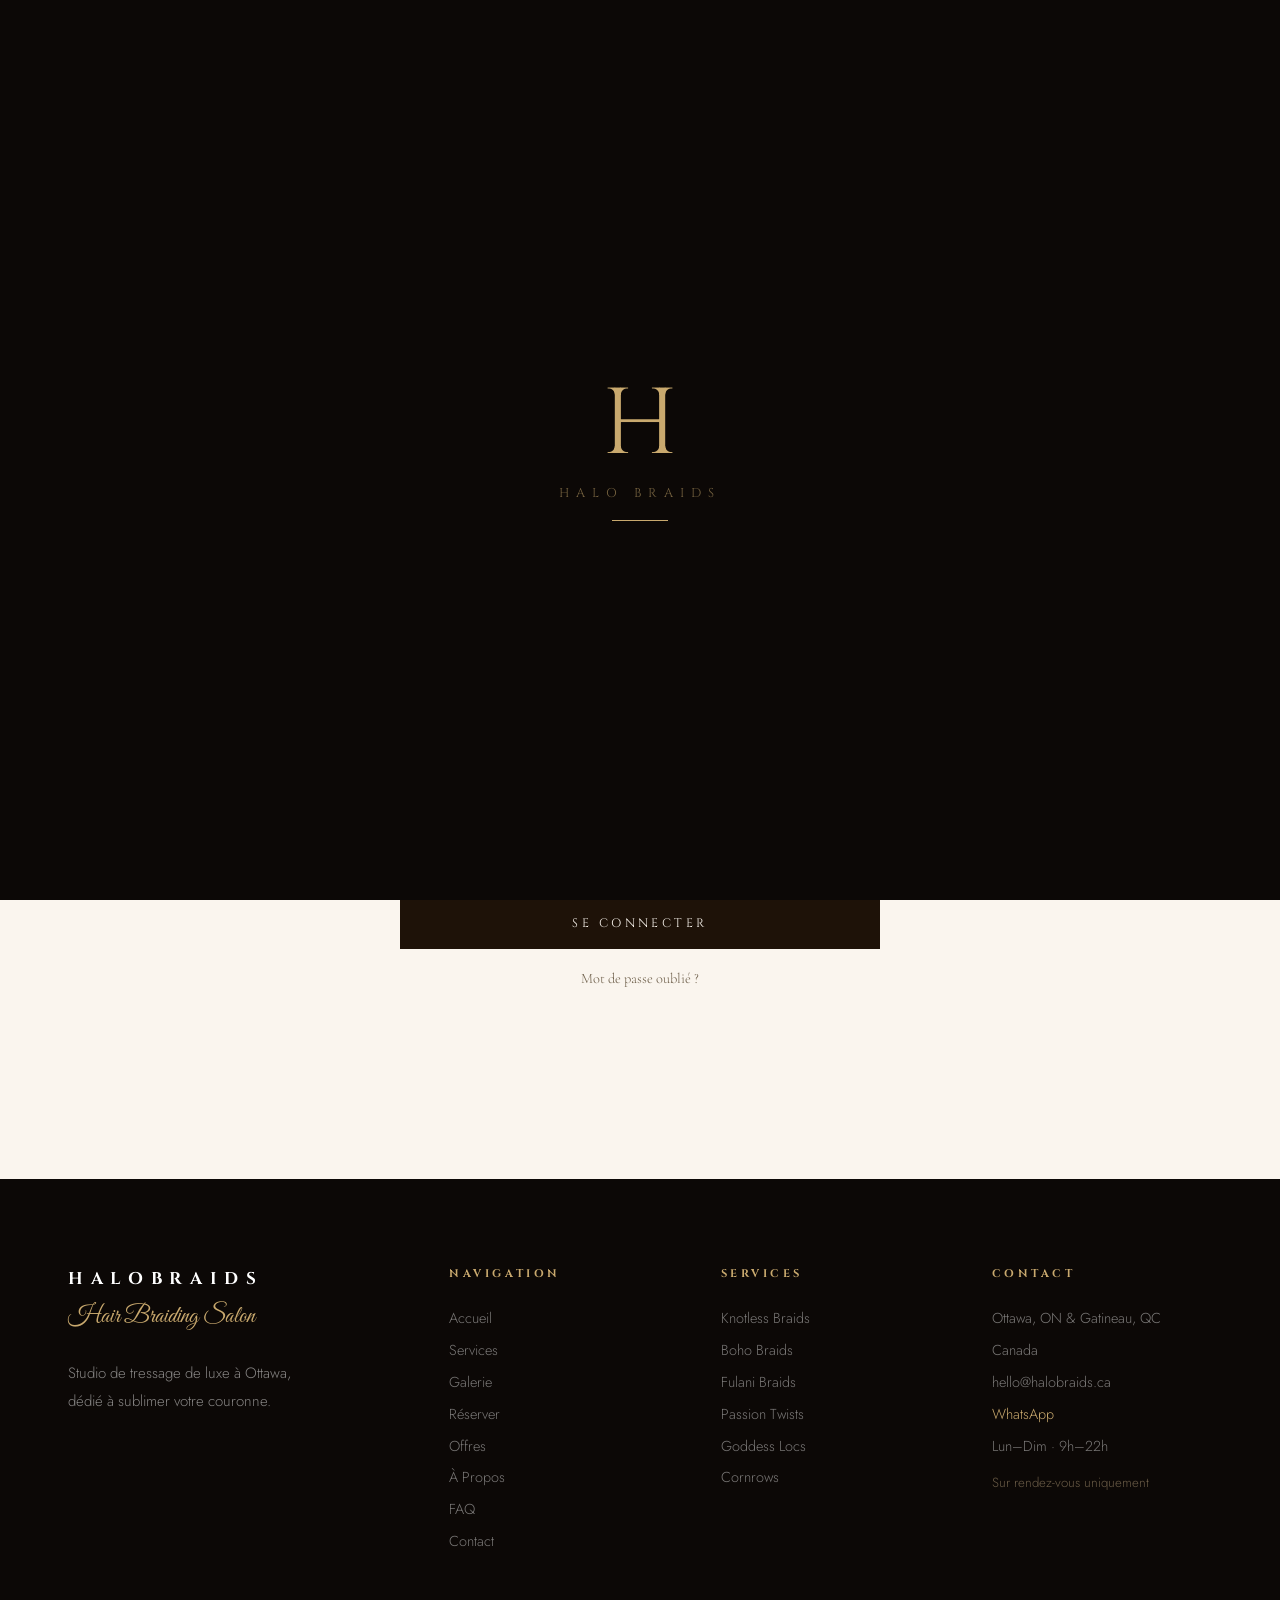
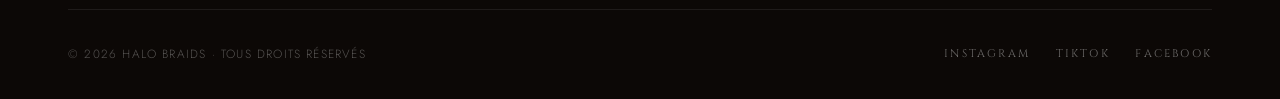
<file: account.html>
<!DOCTYPE html>
<html lang="fr">
<head>
  <meta charset="UTF-8"/>
  <meta name="viewport" content="width=device-width,initial-scale=1.0"/>
  <title>Mon Compte — Halo Braids</title>
  <meta name="description" content="Connectez-vous ou créez votre compte Halo Braids pour gérer vos réservations de tressage."/>
  <meta name="theme-color" content="#0c0806"/>
  <link rel="icon" href="assets/favicon.svg" type="image/svg+xml"/>
  <meta name="robots" content="noindex"/>
  <link rel="preconnect" href="https://fonts.googleapis.com"/>
  <link rel="preconnect" href="https://fonts.gstatic.com" crossorigin/>
  <link href="https://fonts.googleapis.com/css2?family=Cormorant+Garamond:ital,wght@0,300;0,400;0,500;0,600;1,300&family=Cinzel:wght@400;500;600&family=Great+Vibes&family=Jost:wght@200;300;400&display=swap" rel="stylesheet"/>
  <link rel="stylesheet" href="assets/styles.css"/>
</head>
<body data-page="account">

<nav class="nav solid" id="app-nav"></nav>

<section class="banner">
  <div class="banner-bg"></div>
  <div class="banner-content">
    <h1 data-i18n="account.banner"></h1>
    <div class="h-script" data-i18n="account.subtitle"></div>
  </div>
</section>

<section class="section section-light">
  <div class="auth-wrap">

    <div class="auth-tabs">
      <button class="auth-tab active" data-tab="login" data-i18n="account.login"></button>
      <button class="auth-tab" data-tab="register" data-i18n="account.register"></button>
    </div>

    <!-- LOGIN -->
    <div class="auth-panel active" data-panel="login">
      <form class="form" id="login-form">
        <div>
          <label data-i18n="account.email"></label>
          <input type="email" id="li-email" required/>
        </div>
        <div>
          <label data-i18n="account.password"></label>
          <input type="password" id="li-pwd" required/>
        </div>
        <div class="form-error" id="li-error"></div>
        <button type="submit" class="btn btn-dark" data-i18n="account.signin"></button>
        <p style="text-align:center;font-size:.85rem;color:var(--muted);font-family:'Cormorant Garamond',serif" data-i18n="account.forgotPwd"></p>
      </form>
    </div>

    <!-- REGISTER -->
    <div class="auth-panel" data-panel="register">
      <form class="form" id="reg-form">
        <div class="form-row">
          <div>
            <label data-i18n="account.firstname"></label>
            <input type="text" id="rg-first" required/>
          </div>
          <div>
            <label data-i18n="account.lastname"></label>
            <input type="text" id="rg-last" required/>
          </div>
        </div>
        <div>
          <label data-i18n="account.email"></label>
          <input type="email" id="rg-email" required/>
        </div>
        <div>
          <label data-i18n="account.phone"></label>
          <input type="tel" id="rg-phone"/>
        </div>
        <div>
          <label data-i18n="account.password"></label>
          <input type="password" id="rg-pwd" minlength="6" required/>
        </div>
        <div>
          <label data-i18n="account.confirmPwd"></label>
          <input type="password" id="rg-pwd2" minlength="6" required/>
        </div>
        <div class="form-error" id="rg-error"></div>
        <button type="submit" class="btn btn-dark" data-i18n="account.signup"></button>
        <p style="text-align:center;font-size:.75rem;color:var(--muted);font-family:'Cormorant Garamond',serif;font-style:italic" data-i18n="account.terms"></p>
      </form>
    </div>

  </div>
</section>

<footer class="footer" id="app-footer"></footer>

<script src="assets/data.js"></script>
<script src="assets/app.js"></script>
<script src="assets/luxury.js"></script>
<script>
  // If already logged in, redirect
  if (App.currentUser) {
    const params = new URLSearchParams(location.search);
    const r = params.get('redirect');
    location.href = r === 'booking' ? 'booking.html' : 'dashboard.html';
  }

  // Tabs
  document.querySelectorAll('.auth-tab').forEach(t => {
    t.onclick = () => {
      document.querySelectorAll('.auth-tab').forEach(x => x.classList.remove('active'));
      document.querySelectorAll('.auth-panel').forEach(x => x.classList.remove('active'));
      t.classList.add('active');
      document.querySelector(`[data-panel="${t.dataset.tab}"]`).classList.add('active');
    };
  });

  // Login
  document.getElementById('login-form').addEventListener('submit', e => {
    e.preventDefault();
    const err = document.getElementById('li-error');
    err.textContent = '';
    const email = document.getElementById('li-email').value.trim();
    const pwd = document.getElementById('li-pwd').value;
    const r = App.login(email, pwd);
    if (!r.ok) { err.textContent = App.t('account.err' + App.cap(r.error)); return; }
    App.toast(App.t('account.welcomeBack') + ', ' + r.user.firstname,'success');
    const params = new URLSearchParams(location.search);
    setTimeout(() => location.href = params.get('redirect') === 'booking' ? 'booking.html' : 'dashboard.html', 800);
  });

  // Register
  document.getElementById('reg-form').addEventListener('submit', e => {
    e.preventDefault();
    const err = document.getElementById('rg-error');
    err.textContent = '';
    const firstname = document.getElementById('rg-first').value.trim();
    const lastname = document.getElementById('rg-last').value.trim();
    const email = document.getElementById('rg-email').value.trim();
    const phone = document.getElementById('rg-phone').value.trim();
    const pwd = document.getElementById('rg-pwd').value;
    const pwd2 = document.getElementById('rg-pwd2').value;
    if (!firstname || !lastname || !email || !pwd) {
      err.textContent = App.t('account.errFields'); return;
    }
    if (pwd !== pwd2) { err.textContent = App.t('account.errPwdMatch'); return; }
    const r = App.register({ firstname, lastname, email, phone, password: pwd });
    if (!r.ok) { err.textContent = App.t('account.err' + App.cap(r.error)); return; }
    App.toast(App.t('account.welcome') + ', ' + firstname + ' ✦','success');
    const params = new URLSearchParams(location.search);
    setTimeout(() => location.href = params.get('redirect') === 'booking' ? 'booking.html' : 'dashboard.html', 800);
  });
</script>
</body>
</html>
</file>
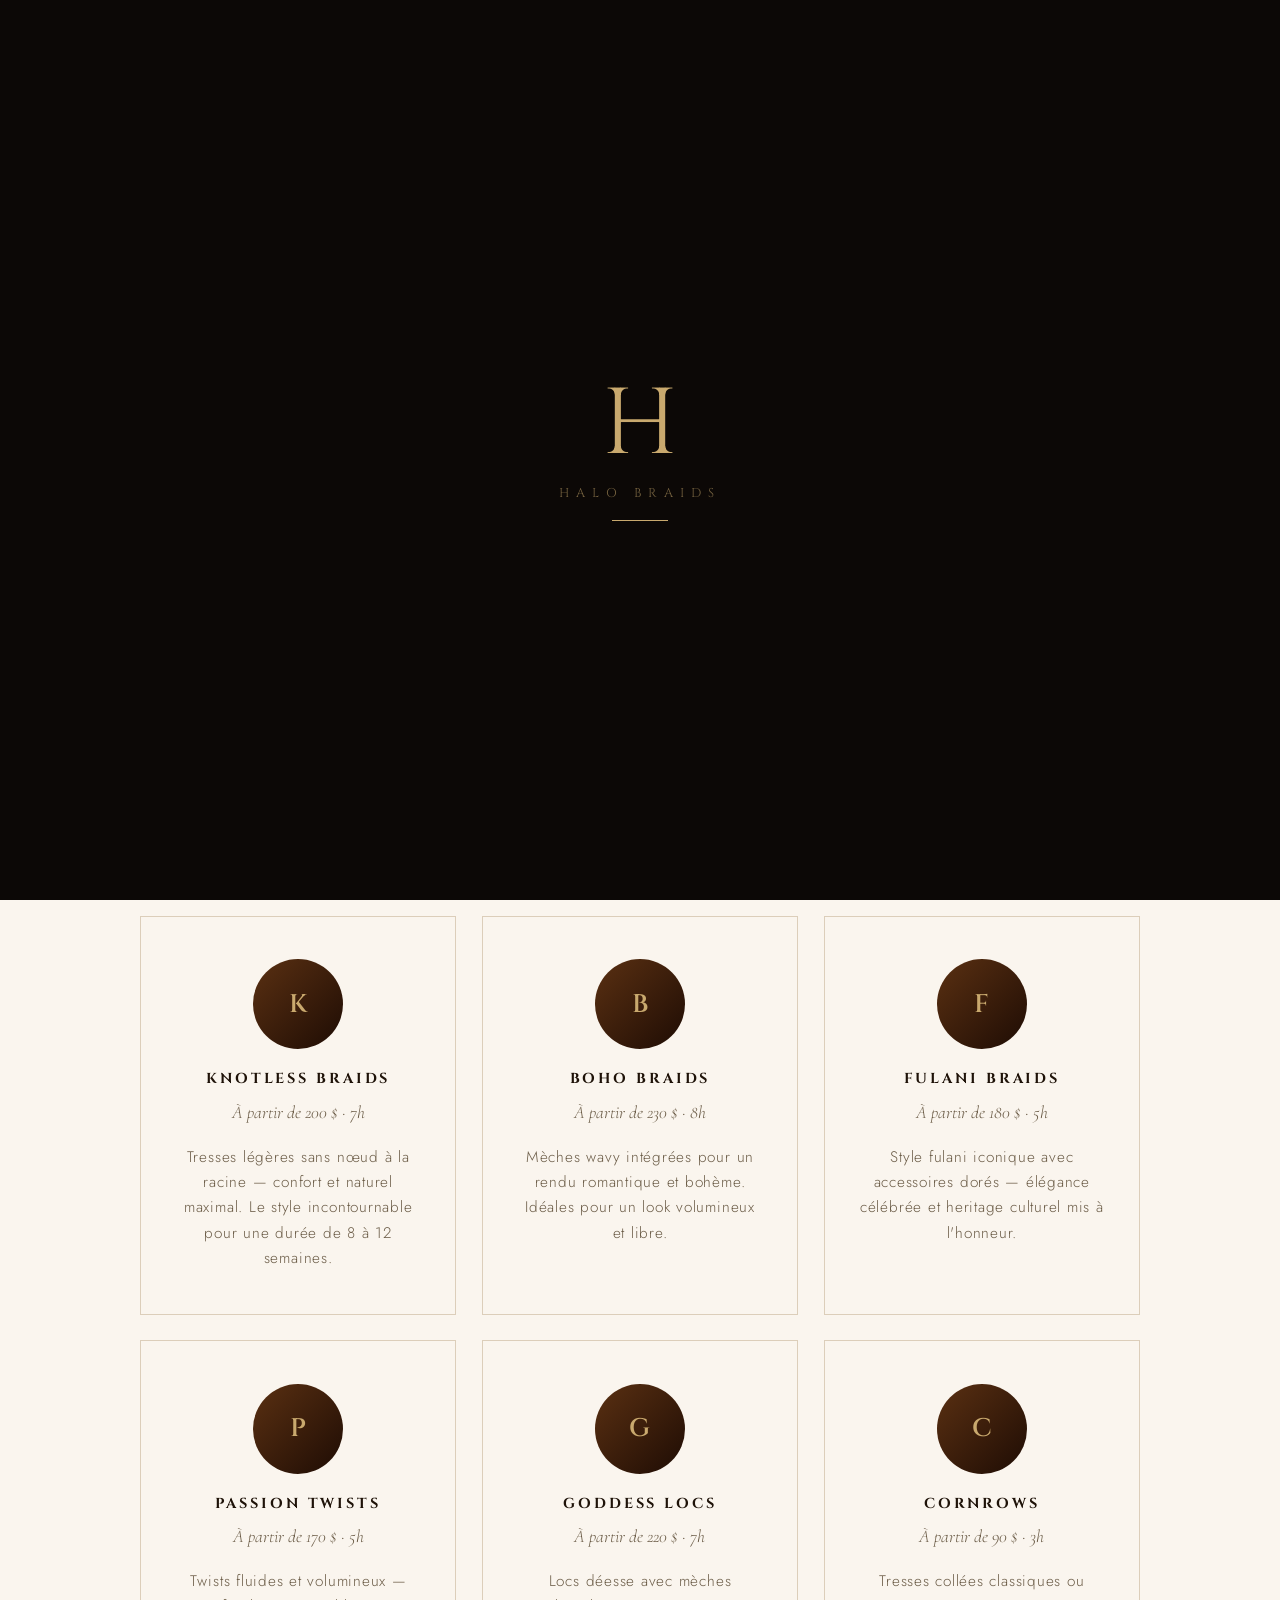
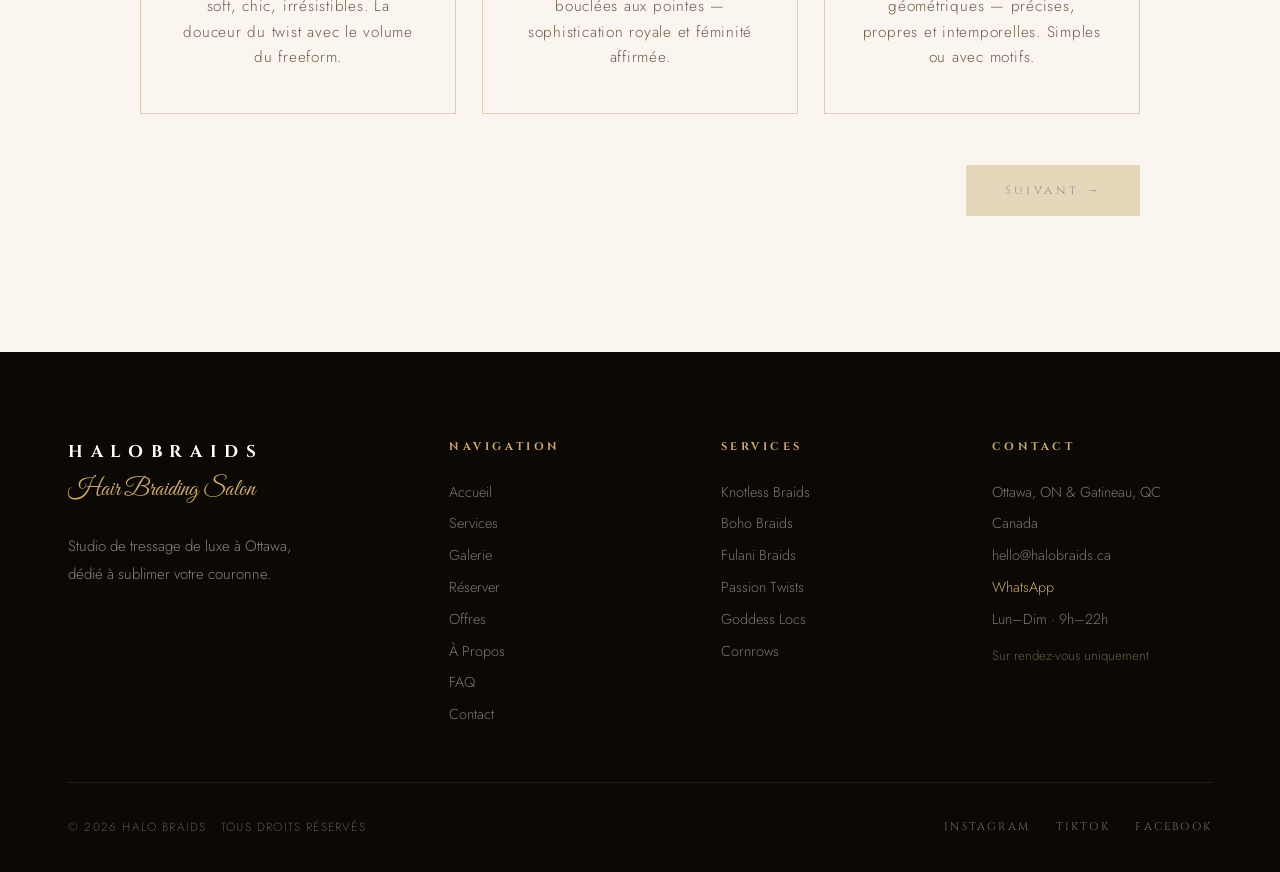
<file: booking.html>
<!DOCTYPE html>
<html lang="fr">
<head>
  <meta charset="UTF-8"/>
  <meta name="viewport" content="width=device-width,initial-scale=1.0"/>
  <title>Réservation — Halo Braids</title>
  <meta name="description" content="Réservez votre séance de tressage en ligne. Choisissez votre service, styliste et créneau horaire — Halo Braids Ottawa."/>
  <meta name="theme-color" content="#0c0806"/>
  <link rel="icon" href="assets/favicon.svg" type="image/svg+xml"/>
  <link rel="preconnect" href="https://fonts.googleapis.com"/>
  <link rel="preconnect" href="https://fonts.gstatic.com" crossorigin/>
  <link href="https://fonts.googleapis.com/css2?family=Cormorant+Garamond:ital,wght@0,300;0,400;0,500;0,600;1,300&family=Cinzel:wght@400;500;600&family=Great+Vibes&family=Jost:wght@200;300;400&display=swap" rel="stylesheet"/>
  <link rel="stylesheet" href="assets/styles.css"/>
</head>
<body data-page="booking">

<nav class="nav solid" id="app-nav"></nav>

<section class="banner">
  <div class="banner-bg"></div>
  <div class="banner-content">
    <h1 data-i18n="booking.banner"></h1>
    <div class="h-script" data-i18n="booking.subtitle"></div>
  </div>
</section>

<section class="section section-light">

  <!-- Steps navigation -->
  <div class="steps-nav">
    <div class="step active" data-step="1">
      <div class="step-num">1</div>
      <div class="step-label" data-i18n="booking.step1"></div>
    </div>
    <div class="step" data-step="2">
      <div class="step-num">2</div>
      <div class="step-label" data-i18n="booking.step2"></div>
    </div>
    <div class="step" data-step="3">
      <div class="step-num">3</div>
      <div class="step-label" data-i18n="booking.step3"></div>
    </div>
    <div class="step" data-step="4">
      <div class="step-num">4</div>
      <div class="step-label" data-i18n="booking.step4"></div>
    </div>
  </div>

  <!-- STEP 1 : SERVICE -->
  <div class="step-content active" data-content="1">
    <div class="section-header fade-up">
      <span class="label" data-i18n="booking.step1"></span>
      <h2 class="h-serif" data-i18n="booking.chooseService"></h2>
    </div>
    <div class="grid-3" id="step1-services"></div>
    <div class="step-actions">
      <span></span>
      <button class="btn" id="btn-next-1" disabled style="opacity:.4;pointer-events:none" data-i18n="booking.next"></button>
    </div>
  </div>

  <!-- STEP 2 : STYLIST -->
  <div class="step-content" data-content="2">
    <div class="section-header fade-up">
      <span class="label" data-i18n="booking.step2"></span>
      <h2 class="h-serif" data-i18n="booking.chooseStylist"></h2>
    </div>
    <div class="grid-3" id="step2-stylists"></div>
    <div class="step-actions">
      <button class="btn btn-outline" data-prev="2" data-i18n="booking.back"></button>
      <button class="btn" id="btn-next-2" disabled style="opacity:.4;pointer-events:none" data-i18n="booking.next"></button>
    </div>
  </div>

  <!-- STEP 3 : DATE & TIME -->
  <div class="step-content" data-content="3">
    <div class="section-header fade-up">
      <span class="label" data-i18n="booking.step3"></span>
      <h2 class="h-serif" data-i18n="booking.chooseDateTime"></h2>
    </div>
    <div class="step3-layout">
      <div class="step3-cal">
        <div class="cal" id="calendar"></div>
      </div>
      <div class="step3-slots">
        <h3 class="label" id="slots-title" style="margin-bottom:1.2rem;min-height:1.2em"></h3>
        <div id="slots-container">
          <p class="empty" data-i18n="booking.selectDate"></p>
        </div>
      </div>
    </div>
    <div class="step-actions">
      <button class="btn btn-outline" data-prev="3" data-i18n="booking.back"></button>
      <button class="btn" id="btn-next-3" disabled style="opacity:.4;pointer-events:none" data-i18n="booking.next"></button>
    </div>
  </div>

  <!-- STEP 4 : CONFIRMATION -->
  <div class="step-content" data-content="4">
    <div class="section-header fade-up">
      <span class="label" data-i18n="booking.step4"></span>
      <h2 class="h-serif" data-i18n="booking.summary"></h2>
    </div>

    <div class="summary" id="summary"></div>

    <!-- Payment card -->
    <div id="payment-card" style="max-width:600px;margin:1.5rem auto 0"></div>

    <!-- Guest form (shown when not logged in) -->
    <div id="guest-section" class="guest-section hidden" style="max-width:600px;margin:1.5rem auto 0">
      <div class="guest-section-title">
        <span style="font-size:1.1rem">👤</span>
        <span data-i18n="booking.guestTitle"></span>
      </div>
      <p class="guest-section-sub" data-i18n="booking.guestSubtitle"></p>
      <div class="guest-grid">
        <div>
          <label data-i18n="booking.guestFirstname"></label>
          <input type="text" id="g-firstname" autocomplete="given-name" oninput="Booking._updateGuestConfirmBtn()"/>
        </div>
        <div>
          <label data-i18n="booking.guestLastname"></label>
          <input type="text" id="g-lastname" autocomplete="family-name"/>
        </div>
      </div>
      <div class="guest-grid" style="margin-top:.7rem">
        <div>
          <label data-i18n="booking.guestPhone"></label>
          <input type="tel" id="g-phone" autocomplete="tel" placeholder="+1 (613)" oninput="Booking._updateGuestConfirmBtn()"/>
        </div>
        <div>
          <label data-i18n="booking.guestEmail"></label>
          <input type="email" id="g-email" autocomplete="email" placeholder="email@..."/>
        </div>
      </div>
      <p class="guest-section-or">
        <span data-i18n="booking.orLogin"></span>
        <a href="account.html?redirect=booking" data-i18n="booking.loginLink"></a>
      </p>
    </div>

    <div id="auth-needed" class="hidden"></div>

    <div style="max-width:600px;margin:1.5rem auto 0">
      <label data-i18n="booking.note" style="display:block;font-family:'Cinzel',serif;font-size:.7rem;letter-spacing:.2em;color:var(--muted);margin-bottom:.4rem"></label>
      <textarea id="booking-note" class="form" style="width:100%;background:#fff;border:1px solid var(--border);padding:.85rem;font-family:'Cormorant Garamond',serif;font-size:1rem;outline:none" rows="3"></textarea>
    </div>

    <div class="step-actions">
      <button class="btn btn-outline" data-prev="4" data-i18n="booking.back"></button>
      <button class="btn btn-dark" id="btn-confirm" data-i18n="booking.confirm"></button>
    </div>
  </div>

  <!-- SUCCESS -->
  <div class="step-content" data-content="5">
    <div class="confirm-wrap">
      <!-- Checkmark -->
      <div class="confirm-check">✓</div>
      <div class="h-script" style="font-size:3rem" data-i18n="booking.success"></div>
      <p class="confirm-desc" data-i18n="booking.confirmNote"></p>

      <!-- Mini receipt -->
      <div id="confirm-mini-summary"></div>

      <!-- Action buttons -->
      <div class="confirm-actions">
        <a id="btn-email-confirm" href="#" class="btn btn-dark" target="_blank">
          📧 <span data-i18n="booking.sendEmail"></span>
        </a>
        <a id="btn-sms-confirm" href="#" class="btn btn-outline">
          💬 <span data-i18n="booking.sendSms"></span>
        </a>
        <button id="btn-invoice" class="btn btn-outline">
          🧾 <span data-i18n="booking.printInvoice"></span>
        </button>
        <button id="btn-add-cal" class="btn btn-outline">
          📅 <span data-i18n="booking.addCalendar"></span>
        </button>
      </div>

      <!-- Reminders -->
      <div class="confirm-reminders">
        <div class="reminder-item">
          <span>⚠️</span>
          <span data-i18n="booking.policyText"></span>
        </div>
        <div class="reminder-item">
          <span>💆</span>
          <span data-i18n="booking.hairPrepText"></span>
        </div>
        <div class="reminder-item">
          <span>📍</span>
          <span>Ottawa, ON &amp; Gatineau, QC · hello@halobraids.ca</span>
        </div>
      </div>

      <div style="display:flex;gap:1rem;flex-wrap:wrap;justify-content:center;margin-top:2rem">
        <a href="mes-commandes.html" id="btn-view-orders" class="btn btn-dark btn-lg" data-i18n="booking.viewOrders"></a>
        <a href="dashboard.html" class="btn btn-outline btn-lg" data-i18n="booking.viewDash"></a>
      </div>
    </div>
  </div>

</section>

<footer class="footer" id="app-footer"></footer>

<script src="assets/data.js"></script>
<script src="assets/app.js"></script>
<script src="assets/booking.js"></script>
<script src="assets/luxury.js"></script>
</body>
</html>
</file>
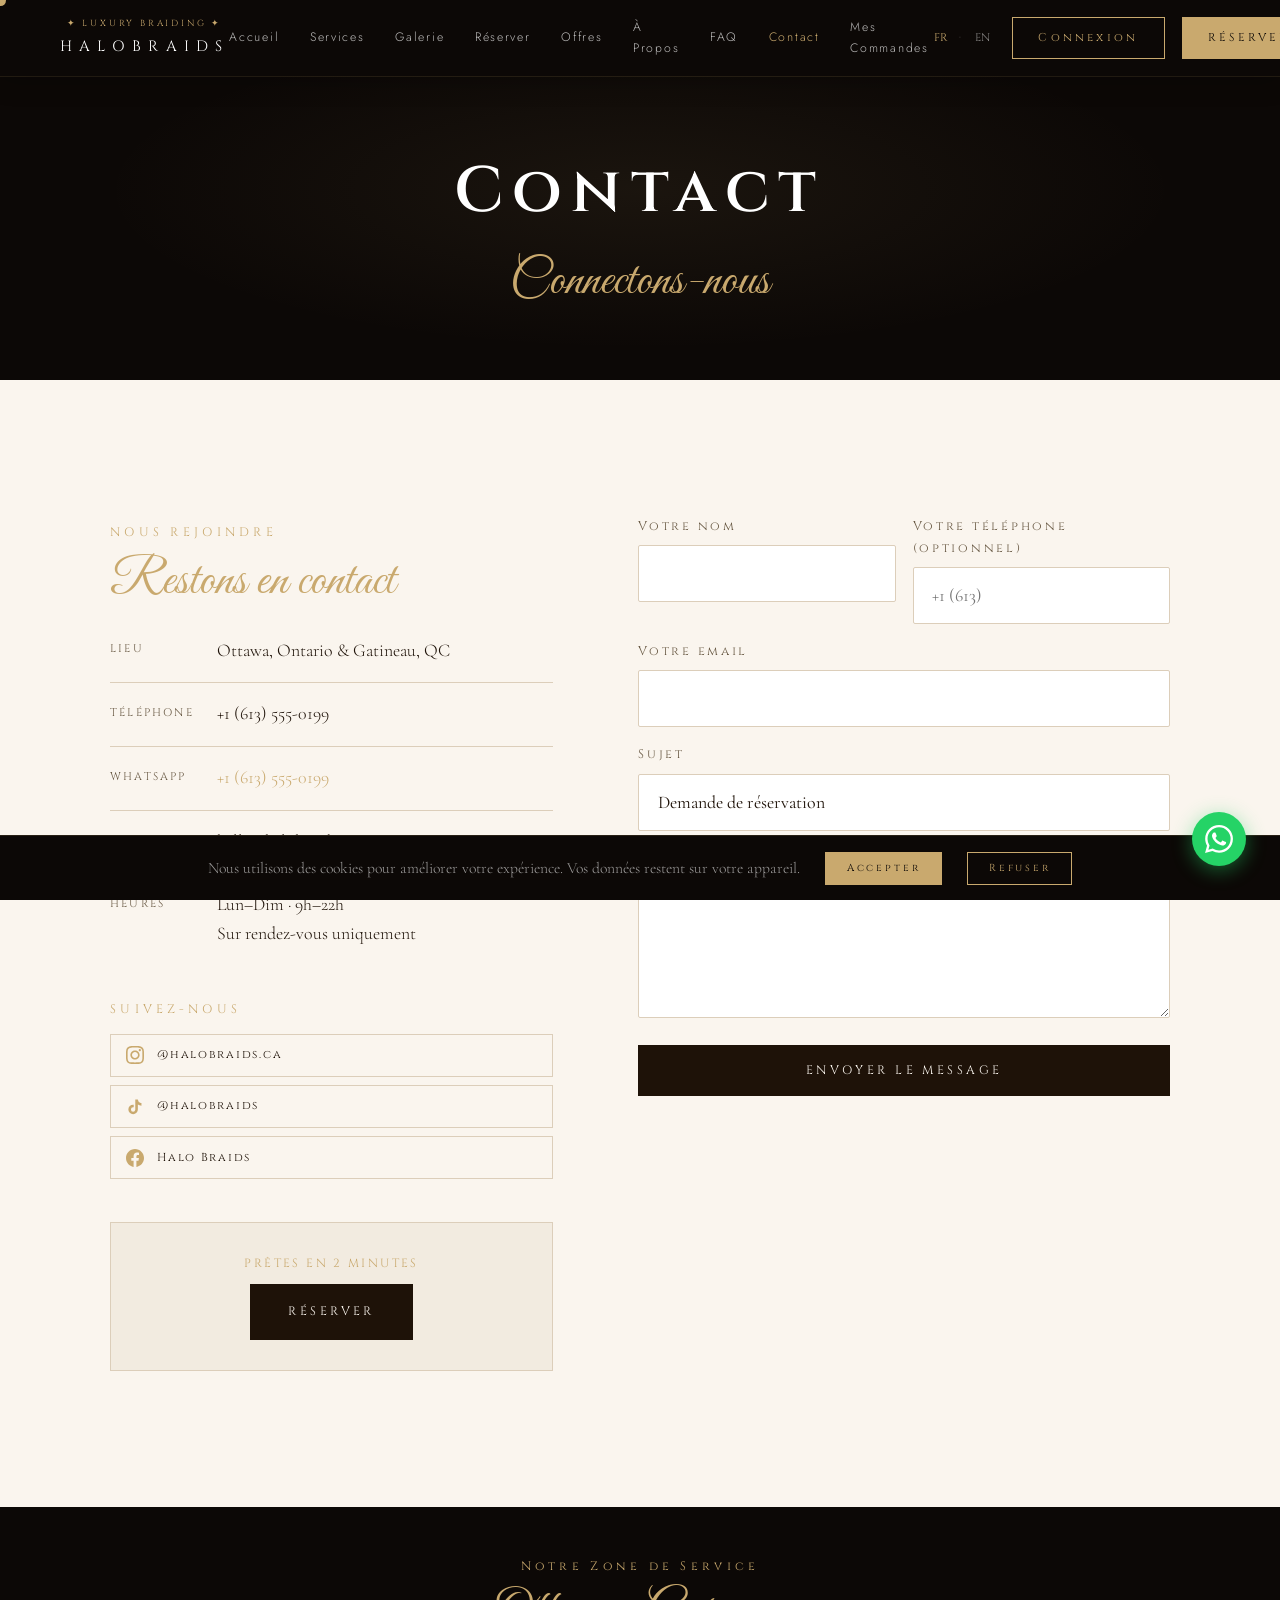
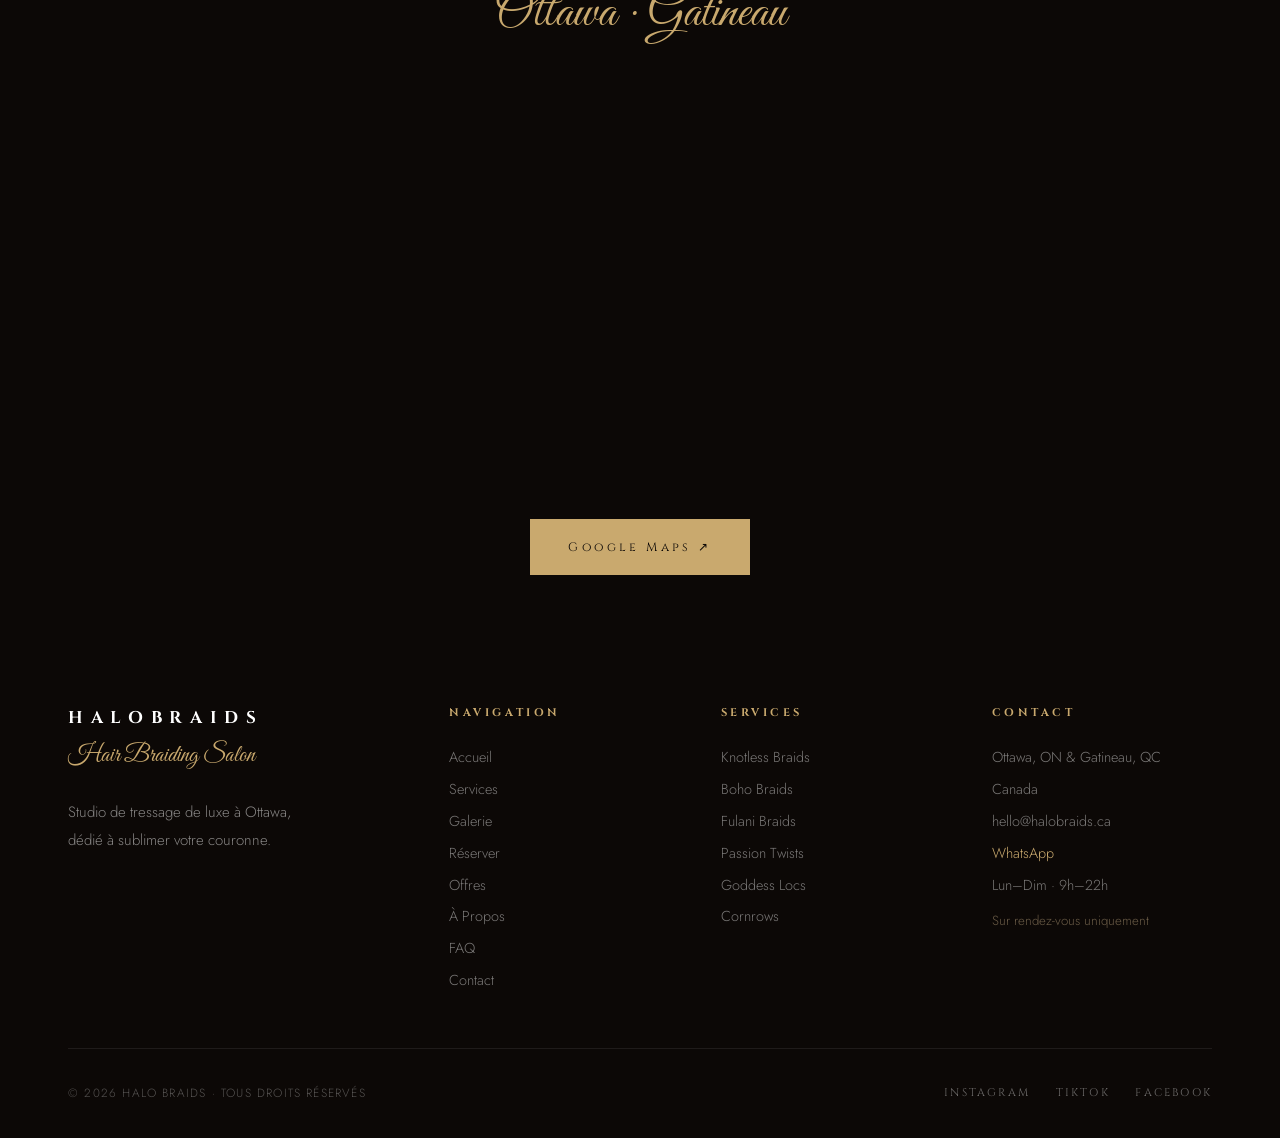
<file: contact.html>
<!DOCTYPE html>
<html lang="fr">
<head>
  <meta charset="UTF-8"/>
  <meta name="viewport" content="width=device-width,initial-scale=1.0"/>
  <title>Contact — Halo Braids</title>
  <meta name="description" content="Contactez Halo Braids Ottawa-Gatineau. Questions, réservations, partenariats — studio de tressage de luxe."/>
  <meta name="theme-color" content="#0c0806"/>
  <link rel="icon" href="assets/favicon.svg" type="image/svg+xml"/>
  <link rel="preconnect" href="https://fonts.googleapis.com"/>
  <link rel="preconnect" href="https://fonts.gstatic.com" crossorigin/>
  <link href="https://fonts.googleapis.com/css2?family=Cormorant+Garamond:ital,wght@0,300;0,400;0,500;0,600;1,300&family=Cinzel:wght@400;500;600&family=Great+Vibes&family=Jost:wght@200;300;400&display=swap" rel="stylesheet"/>
  <link rel="stylesheet" href="assets/styles.css"/>
</head>
<body data-page="contact">

<nav class="nav solid" id="app-nav"></nav>

<section class="banner">
  <div class="banner-bg"></div>
  <div class="banner-content">
    <h1 data-i18n="contact.banner"></h1>
    <div class="h-script" data-i18n="contact.subtitle"></div>
  </div>
</section>

<!-- INFO + FORM -->
<section class="section section-light">
  <div class="contact-grid">

    <!-- Left : info -->
    <div class="fade-up">
      <span class="label" data-i18n="contact.label"></span>
      <div class="h-script" style="font-size:clamp(2.2rem,4vw,3.5rem);margin:.4rem 0" data-i18n="contact.title"></div>

      <div class="contact-infos">
        <div class="contact-info-row">
          <span class="ci-key" data-i18n="contact.location"></span>
          <span class="ci-val" data-i18n="contact.locationValue"></span>
        </div>
        <div class="contact-info-row">
          <span class="ci-key" data-i18n="contact.phone"></span>
          <a class="ci-val" href="tel:+16135550199" data-i18n="contact.phoneValue"></a>
        </div>
        <div class="contact-info-row">
          <span class="ci-key" data-i18n="contact.whatsapp"></span>
          <a class="ci-val" href="https://wa.me/16135550199" target="_blank" rel="noopener" style="color:var(--gold)">+1 (613) 555-0199</a>
        </div>
        <div class="contact-info-row">
          <span class="ci-key" data-i18n="contact.email"></span>
          <a class="ci-val" href="mailto:hello@halobraids.ca">hello@halobraids.ca</a>
        </div>
        <div class="contact-info-row">
          <span class="ci-key" data-i18n="contact.hours"></span>
          <span class="ci-val" data-i18n="contact.hoursValue" data-i18n-html></span>
        </div>
      </div>

      <!-- Social links -->
      <div style="margin-top:2rem">
        <div class="label" style="margin-bottom:.8rem" data-i18n="contact.followUs"></div>
        <div class="social-links">
          <a href="https://instagram.com/halobraids.ca" target="_blank" rel="noopener" class="social-btn">
            <svg viewBox="0 0 24 24" width="18" height="18" fill="currentColor"><path d="M12 2.163c3.204 0 3.584.012 4.85.07 3.252.148 4.771 1.691 4.919 4.919.058 1.265.069 1.645.069 4.849 0 3.205-.012 3.584-.069 4.849-.149 3.225-1.664 4.771-4.919 4.919-1.266.058-1.644.07-4.85.07-3.204 0-3.584-.012-4.849-.07-3.26-.149-4.771-1.699-4.919-4.92-.058-1.265-.07-1.644-.07-4.849 0-3.204.013-3.583.07-4.849.149-3.227 1.664-4.771 4.919-4.919 1.266-.057 1.645-.069 4.849-.069zm0-2.163c-3.259 0-3.667.014-4.947.072-4.358.2-6.78 2.618-6.98 6.98-.059 1.281-.073 1.689-.073 4.948 0 3.259.014 3.668.072 4.948.2 4.358 2.618 6.78 6.98 6.98 1.281.058 1.689.072 4.948.072 3.259 0 3.668-.014 4.948-.072 4.354-.2 6.782-2.618 6.979-6.98.059-1.28.073-1.689.073-4.948 0-3.259-.014-3.667-.072-4.947-.196-4.354-2.617-6.78-6.979-6.98-1.281-.059-1.69-.073-4.949-.073zm0 5.838c-3.403 0-6.162 2.759-6.162 6.162s2.759 6.163 6.162 6.163 6.162-2.759 6.162-6.163c0-3.403-2.759-6.162-6.162-6.162zm0 10.162c-2.209 0-4-1.79-4-4 0-2.209 1.791-4 4-4s4 1.791 4 4c0 2.21-1.791 4-4 4zm6.406-11.845c-.796 0-1.441.645-1.441 1.44s.645 1.44 1.441 1.44c.795 0 1.439-.645 1.439-1.44s-.644-1.44-1.439-1.44z"/></svg>
            @halobraids.ca
          </a>
          <a href="https://tiktok.com/@halobraids" target="_blank" rel="noopener" class="social-btn">
            <svg viewBox="0 0 24 24" width="18" height="18" fill="currentColor"><path d="M19.59 6.69a4.83 4.83 0 01-3.77-4.25V2h-3.45v13.67a2.89 2.89 0 01-2.88 2.5 2.89 2.89 0 01-2.89-2.89 2.89 2.89 0 012.89-2.89c.28 0 .54.04.79.1V9.01a6.34 6.34 0 00-.79-.05 6.34 6.34 0 00-6.34 6.34 6.34 6.34 0 006.34 6.34 6.34 6.34 0 006.33-6.34V8.69a8.18 8.18 0 004.77 1.52V6.75a4.85 4.85 0 01-1-.06z"/></svg>
            @halobraids
          </a>
          <a href="https://facebook.com/halobraids" target="_blank" rel="noopener" class="social-btn">
            <svg viewBox="0 0 24 24" width="18" height="18" fill="currentColor"><path d="M24 12.073c0-6.627-5.373-12-12-12s-12 5.373-12 12c0 5.99 4.388 10.954 10.125 11.854v-8.385H7.078v-3.47h3.047V9.43c0-3.007 1.792-4.669 4.533-4.669 1.312 0 2.686.235 2.686.235v2.953H15.83c-1.491 0-1.956.925-1.956 1.874v2.25h3.328l-.532 3.47h-2.796v8.385C19.612 23.027 24 18.062 24 12.073z"/></svg>
            Halo Braids
          </a>
        </div>
      </div>

      <!-- Quick book CTA -->
      <div class="contact-cta-box">
        <div style="font-family:'Cinzel',serif;font-size:.7rem;letter-spacing:.2em;margin-bottom:.6rem;color:var(--gold)">PRÊTES EN 2 MINUTES</div>
        <a href="booking.html" class="btn btn-dark" data-i18n="nav.book"></a>
      </div>
    </div>

    <!-- Right : form -->
    <form class="form contact-form fade-up" id="contact-form">
      <div class="form-row">
        <div>
          <label data-i18n="contact.form.name"></label>
          <input type="text" id="c-name" required/>
        </div>
        <div>
          <label data-i18n="contact.form.phone"></label>
          <input type="tel" id="c-phone" placeholder="+1 (613)"/>
        </div>
      </div>
      <div>
        <label data-i18n="contact.form.email"></label>
        <input type="email" id="c-email" required/>
      </div>
      <div>
        <label data-i18n="contact.form.subject"></label>
        <select id="c-subject" class="form-select">
          <option value="" data-i18n="contact.form.subjects.booking"></option>
          <option value="info" data-i18n="contact.form.subjects.info"></option>
          <option value="group" data-i18n="contact.form.subjects.group"></option>
          <option value="other" data-i18n="contact.form.subjects.other"></option>
        </select>
      </div>
      <div>
        <label data-i18n="contact.form.message"></label>
        <textarea id="c-msg" rows="5" required></textarea>
      </div>
      <button type="submit" class="btn btn-dark" data-i18n="contact.form.send"></button>
    </form>

  </div>
</section>

<!-- GOOGLE MAP -->
<section class="section section-dark" style="padding:0;overflow:hidden">
  <div style="display:flex;flex-direction:column">
    <div style="text-align:center;padding:2.5rem 2rem 1.5rem">
      <span class="label" data-i18n="contact.mapTitle"></span>
      <div class="h-script" style="font-size:clamp(2rem,4vw,3rem);margin:.3rem 0">Ottawa · Gatineau</div>
    </div>
    <div class="map-container">
      <iframe
        src="https://www.openstreetmap.org/export/embed.html?bbox=-75.8%2C45.35%2C-75.55%2C45.50&layer=mapnik&marker=45.4215%2C-75.6972"
        style="width:100%;height:420px;border:none"
        title="Halo Braids — Ottawa & Gatineau"
        loading="lazy"
        allowfullscreen>
      </iframe>
    </div>
    <div style="text-align:center;padding:1.5rem 2rem 2.5rem">
      <a href="https://maps.google.com/?q=Ottawa,ON,Canada" target="_blank" rel="noopener" class="btn">
        Google Maps ↗
      </a>
    </div>
  </div>
</section>

<footer class="footer" id="app-footer"></footer>

<script src="assets/data.js"></script>
<script src="assets/app.js"></script>
<script src="assets/luxury.js"></script>
<script>
  function refreshContactSubjects() {
    const sel = document.getElementById('c-subject');
    if (!sel) return;
    const opts = sel.querySelectorAll('option[data-i18n]');
    opts.forEach(o => { o.textContent = App.t(o.getAttribute('data-i18n')); });
  }

  document.getElementById('contact-form').addEventListener('submit', e => {
    e.preventDefault();
    App.toast(App.t('contact.form.sent'), 'success');
    e.target.reset();
  });

  function onLangChange() { refreshContactSubjects(); }
  document.addEventListener('DOMContentLoaded', refreshContactSubjects);
</script>
</body>
</html>
</file>
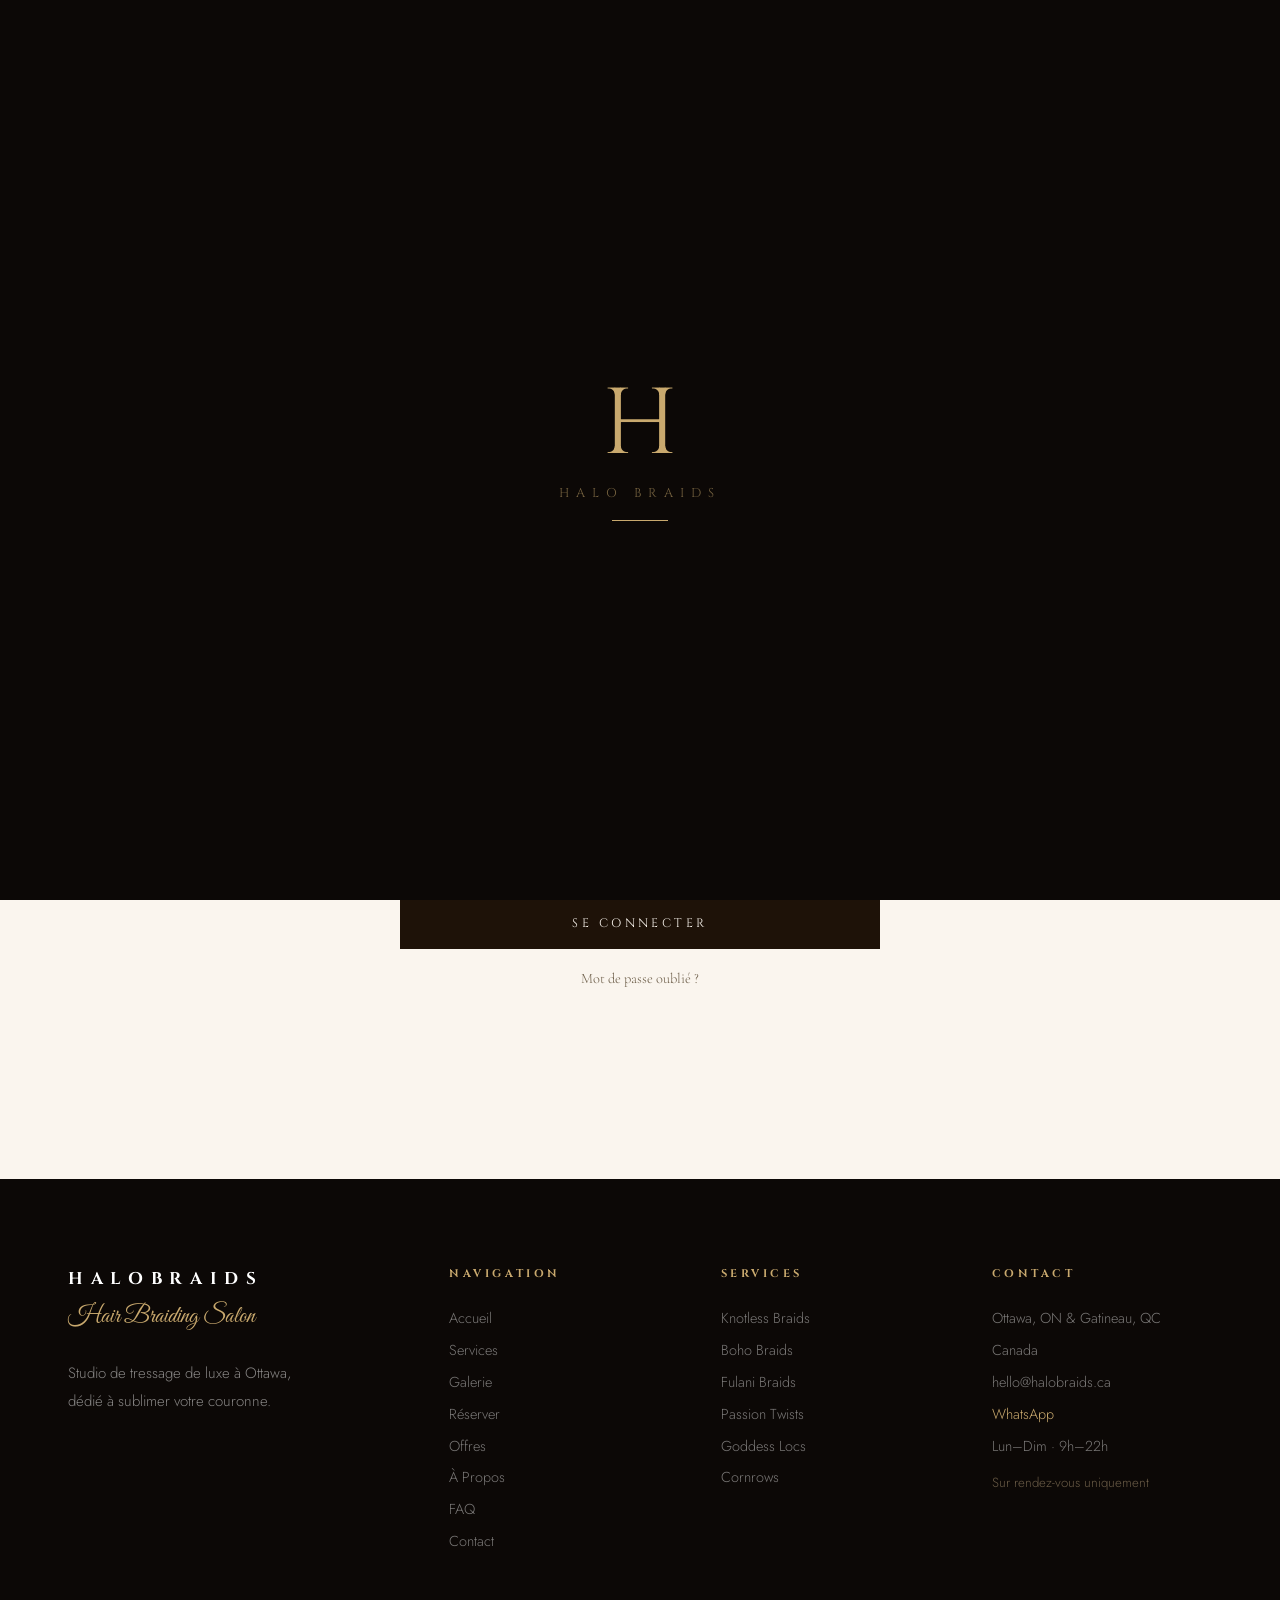
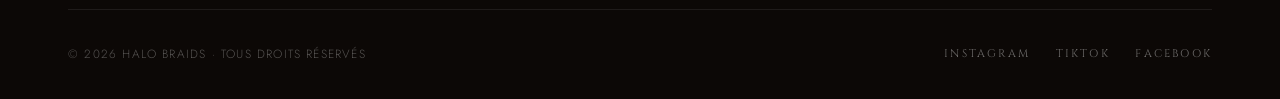
<file: dashboard.html>
<!DOCTYPE html>
<html lang="fr">
<head>
  <meta charset="UTF-8"/>
  <meta name="viewport" content="width=device-width,initial-scale=1.0"/>
  <title>Tableau de Bord — Halo Braids</title>
  <meta name="description" content="Gérez vos réservations et votre profil Halo Braids."/>
  <meta name="theme-color" content="#0c0806"/>
  <link rel="icon" href="assets/favicon.svg" type="image/svg+xml"/>
  <meta name="robots" content="noindex"/>
  <link rel="preconnect" href="https://fonts.googleapis.com"/>
  <link rel="preconnect" href="https://fonts.gstatic.com" crossorigin/>
  <link href="https://fonts.googleapis.com/css2?family=Cormorant+Garamond:ital,wght@0,300;0,400;0,500;0,600;1,300&family=Cinzel:wght@400;500;600&family=Great+Vibes&family=Jost:wght@200;300;400&display=swap" rel="stylesheet"/>
  <link rel="stylesheet" href="assets/styles.css"/>
</head>
<body data-page="dashboard">

<nav class="nav solid" id="app-nav"></nav>
<div style="height:72px"></div>

<!-- CANCEL MODAL -->
<div id="cancel-modal" class="modal-overlay hidden">
  <div class="modal-box">
    <div class="modal-title" data-i18n="dash.cancelConfirm"></div>
    <p class="modal-body" data-i18n="dash.cancelWarning"></p>
    <div class="modal-actions">
      <button class="btn btn-outline" id="cancel-modal-no" data-i18n="common.cancel"></button>
      <button class="btn btn-dark" id="cancel-modal-yes" data-i18n="dash.cancel"></button>
    </div>
  </div>
</div>

<div class="dashboard">

  <!-- HEADER -->
  <div class="dash-header">
    <div class="dash-greeting">
      <div class="h-script" style="font-size:2.2rem" data-i18n="dash.greeting"></div>
      <h1 id="dash-name" style="font-family:'Cinzel',serif;font-size:1.5rem;letter-spacing:.12em;margin:.2rem 0">—</h1>
      <p style="color:var(--muted);font-family:'Cormorant Garamond',serif;font-style:italic" data-i18n="dash.welcome"></p>
    </div>
    <div style="display:flex;gap:.8rem;flex-wrap:wrap;align-items:center">
      <a href="booking.html" class="btn" data-i18n="dash.newBooking"></a>
      <button class="btn btn-outline" id="logout-btn" data-i18n="nav.logout"></button>
    </div>
  </div>

  <!-- COUNTDOWN (next appt) -->
  <div id="countdown-banner" class="countdown-banner hidden">
    <span class="label" data-i18n="dash.countdown"></span>
    <div class="countdown-boxes">
      <div class="cbox"><span id="cd-days">0</span><small data-i18n="dash.countdownDays"></small></div>
      <div class="cbox"><span id="cd-hours">0</span><small data-i18n="dash.countdownHours"></small></div>
      <div class="cbox"><span id="cd-mins">0</span><small data-i18n="dash.countdownMins"></small></div>
    </div>
    <div id="countdown-label" style="font-family:'Cormorant Garamond',serif;font-size:.95rem;color:rgba(255,255,255,.6)"></div>
  </div>

  <!-- STATS -->
  <div class="dash-stats">
    <div class="stat">
      <div class="stat-val" id="stat-total">0</div>
      <div class="stat-lbl" data-i18n="dash.stat.total"></div>
    </div>
    <div class="stat">
      <div class="stat-val" id="stat-upcoming">0</div>
      <div class="stat-lbl" data-i18n="dash.stat.upcoming"></div>
    </div>
    <div class="stat">
      <div class="stat-val" id="stat-past">0</div>
      <div class="stat-lbl" data-i18n="dash.stat.past"></div>
    </div>
    <div class="stat">
      <div class="stat-val" id="stat-spent">0 $</div>
      <div class="stat-lbl" data-i18n="dash.stat.spent"></div>
    </div>
  </div>

  <!-- LOYALTY PROGRAM -->
  <div class="dash-section dash-loyalty-section">
    <h2 data-i18n="dash.loyalty"></h2>
    <div class="loyalty-card">
      <div class="loyalty-left">
        <div class="loyalty-level" id="loyalty-level">—</div>
        <div class="loyalty-visits">
          <span id="loyalty-count">0</span>
          <span style="font-size:.85rem;color:var(--muted);margin-left:.3rem" data-i18n="dash.loyaltyVisits"></span>
        </div>
      </div>
      <div class="loyalty-right">
        <div class="loyalty-bar-wrap">
          <div class="loyalty-bar"><div class="loyalty-fill" id="loyalty-fill" style="width:0%"></div></div>
          <div class="loyalty-to-next" id="loyalty-to-next"></div>
        </div>
        <div class="loyalty-reward" id="loyalty-reward"></div>
      </div>
    </div>
  </div>

  <!-- UPCOMING -->
  <div class="dash-section">
    <h2 data-i18n="dash.upcoming"></h2>
    <div id="upcoming-list"></div>
  </div>

  <!-- PAST -->
  <div class="dash-section">
    <h2 data-i18n="dash.past"></h2>
    <div id="past-list"></div>
  </div>

  <!-- PROFILE -->
  <div class="dash-section">
    <h2 data-i18n="dash.profile"></h2>
    <form class="form" id="profile-form" style="max-width:600px">
      <div class="form-row">
        <div>
          <label data-i18n="account.firstname"></label>
          <input type="text" id="pf-first"/>
        </div>
        <div>
          <label data-i18n="account.lastname"></label>
          <input type="text" id="pf-last"/>
        </div>
      </div>
      <div>
        <label data-i18n="account.email"></label>
        <input type="email" id="pf-email" disabled style="background:var(--cream2);cursor:not-allowed"/>
      </div>
      <div>
        <label data-i18n="account.phone"></label>
        <input type="tel" id="pf-phone" placeholder="+1 (613) 000-0000"/>
      </div>
      <button type="submit" class="btn btn-dark" style="align-self:flex-start" data-i18n="dash.update"></button>
    </form>

    <!-- Change password -->
    <details style="max-width:600px;margin-top:2rem">
      <summary style="font-family:'Cinzel',serif;font-size:.72rem;letter-spacing:.18em;cursor:pointer;color:var(--muted);list-style:none" data-i18n="dash.changePassword"></summary>
      <form class="form" id="pwd-form" style="margin-top:1rem">
        <div>
          <label data-i18n="dash.newPassword"></label>
          <input type="password" id="pf-pwd" minlength="6"/>
        </div>
        <button type="submit" class="btn btn-dark btn-sm" style="align-self:flex-start" data-i18n="dash.update"></button>
      </form>
    </details>
  </div>

</div>

<footer class="footer" id="app-footer"></footer>

<script src="assets/data.js"></script>
<script src="assets/app.js"></script>
<script src="assets/luxury.js"></script>
<script>
  if (!App.currentUser) { location.href = 'account.html'; }

  let pendingCancelId = null;

  function renderDashboard() {
    const cu = App.currentUser;
    if (!cu) return;

    document.getElementById('dash-name').textContent = `${cu.firstname} ${cu.lastname}`;

    const all = App.userBookings(cu.id);
    const now = new Date();
    const upcoming = all.filter(b => b.status !== 'cancelled' && new Date(b.date + 'T' + b.time) >= now);
    const past     = all.filter(b => b.status === 'cancelled' || new Date(b.date + 'T' + b.time) < now);
    const spent    = past.filter(b => b.status !== 'cancelled').reduce((s, b) => s + (b.price || 0), 0);

    document.getElementById('stat-total').textContent    = all.length;
    document.getElementById('stat-upcoming').textContent = upcoming.length;
    document.getElementById('stat-past').textContent     = past.filter(b => b.status !== 'cancelled').length;
    document.getElementById('stat-spent').textContent    = spent + ' $';

    // Loyalty
    const loy = App.getLoyalty(cu.id);
    document.getElementById('loyalty-level').textContent = loy.level;
    document.getElementById('loyalty-count').textContent = loy.completed;
    document.getElementById('loyalty-fill').style.width  = loy.pct + '%';
    document.getElementById('loyalty-reward').innerHTML  =
      `<strong>${App.t('dash.loyaltyReward')}</strong> ${loy.reward}`;
    document.getElementById('loyalty-to-next').textContent =
      loy.toNext > 0 ? `${loy.toNext} ${App.t('dash.loyaltyNext')}` : '';

    // Countdown to next appointment
    const next = upcoming.sort((a,b) => new Date(a.date+'T'+a.time) - new Date(b.date+'T'+b.time))[0];
    const banner = document.getElementById('countdown-banner');
    if (next) {
      const diff = new Date(next.date + 'T' + next.time) - now;
      const days  = Math.floor(diff / 864e5);
      const hours = Math.floor((diff % 864e5) / 36e5);
      const mins  = Math.floor((diff % 36e5) / 6e4);
      document.getElementById('cd-days').textContent  = days;
      document.getElementById('cd-hours').textContent = hours;
      document.getElementById('cd-mins').textContent  = mins;
      const svc = SERVICES.find(s => s.id === next.serviceId);
      const [yy,mm,dd] = next.date.split('-').map(Number);
      document.getElementById('countdown-label').textContent =
        `${svc ? svc['name'+App.cap(App.lang)] : ''} · ${dd} ${App.t('monthShort.'+(mm-1))} ${yy} · ${next.time}`;
      banner.classList.remove('hidden');
    } else {
      banner.classList.add('hidden');
    }

    // Render booking lists
    const renderList = (list, containerId, isPast) => {
      const el = document.getElementById(containerId);
      if (!list.length) {
        el.innerHTML = `<p class="empty">${App.t(isPast ? 'dash.empty' : 'dash.emptyUpcoming')}</p>`;
        return;
      }
      el.innerHTML = list.map(b => {
        const s  = SERVICES.find(x => x.id === b.serviceId);
        const st = STYLISTS.find(x => x.id === b.stylistId);
        const [yy, mm, dd] = b.date.split('-').map(Number);
        const monthShort = App.t('monthShort.' + (mm-1));
        const isCancelled = b.status === 'cancelled';
        const hoursUntil  = (new Date(b.date+'T'+b.time) - now) / 36e5;
        const canCancel   = !isPast && !isCancelled && hoursUntil >= 48;
        const disc = b.discountPct || 0;
        const finalPrice = b.price - Math.round(b.price * disc / 100);

        return `
          <div class="booking-item ${isCancelled ? 'cancelled' : ''}">
            <div class="booking-badge ${isCancelled ? 'cancelled' : isPast ? 'past' : ''}">
              <div class="day">${dd}</div>
              <div class="mo">${monthShort}</div>
            </div>
            <div class="booking-info">
              <h4>${s ? s['name'+App.cap(App.lang)].toUpperCase() : 'SERVICE'}</h4>
              <p>
                ${App.t('booking.stylist')}: <strong>${st ? st['name'+App.cap(App.lang)] : '—'}</strong>
                · ${b.time} · ${b.duration}h
              </p>
              <p style="color:var(--gold)">
                ${finalPrice} $${disc > 0 ? ` <span style="font-size:.75rem;background:var(--gold);color:var(--black);padding:1px 5px;border-radius:1px">−${disc}%</span>` : ''}
              </p>
              ${b.note ? `<p style="font-style:italic;color:var(--muted);font-size:.85rem;margin-top:.25rem">"${b.note}"</p>` : ''}
            </div>
            <div style="display:flex;flex-direction:column;align-items:flex-end;gap:.5rem">
              <div class="booking-status ${isCancelled ? 'cancelled' : isPast ? 'past' : ''}">
                ${App.t(isCancelled ? 'dash.cancelledStatus' : isPast ? 'dash.pastStatus' : 'dash.upcomingStatus')}
              </div>
              ${canCancel ? `<button class="btn btn-outline btn-sm" style="font-size:.58rem" data-cancel="${b.id}" data-i18n="dash.cancel">${App.t('dash.cancel')}</button>` : ''}
              ${!isPast && !isCancelled ? `<a href="booking.html" class="btn btn-sm" style="font-size:.58rem" data-i18n="dash.reschedule">${App.t('dash.reschedule')}</a>` : ''}
            </div>
          </div>`;
      }).join('');

      el.querySelectorAll('[data-cancel]').forEach(btn => {
        btn.addEventListener('click', () => {
          pendingCancelId = btn.dataset.cancel;
          document.getElementById('cancel-modal').classList.remove('hidden');
          App.applyTranslations();
        });
      });
    };

    renderList(upcoming, 'upcoming-list', false);
    renderList(past, 'past-list', true);

    // Profile form
    document.getElementById('pf-first').value = cu.firstname || '';
    document.getElementById('pf-last').value  = cu.lastname  || '';
    document.getElementById('pf-email').value = cu.email     || '';
    document.getElementById('pf-phone').value = cu.phone     || '';
  }

  document.addEventListener('DOMContentLoaded', () => {
    renderDashboard();
    document.getElementById('logout-btn').onclick = () => App.logout();

    // Cancel modal
    document.getElementById('cancel-modal-no').onclick = () => {
      document.getElementById('cancel-modal').classList.add('hidden');
      pendingCancelId = null;
    };
    document.getElementById('cancel-modal-yes').onclick = () => {
      if (!pendingCancelId) return;
      const res = App.cancelBooking(pendingCancelId);
      document.getElementById('cancel-modal').classList.add('hidden');
      if (res.tooLate) {
        App.toast(App.t('dash.cancelTooLate'), 'error');
      } else if (res.ok) {
        App.toast(App.t('dash.cancelDone'), 'success');
        renderDashboard();
      }
      pendingCancelId = null;
    };

    // Profile form
    document.getElementById('profile-form').addEventListener('submit', e => {
      e.preventDefault();
      App.updateProfile({
        firstname: document.getElementById('pf-first').value.trim(),
        lastname:  document.getElementById('pf-last').value.trim(),
        phone:     document.getElementById('pf-phone').value.trim(),
      });
      App.toast(App.t('dash.profileUpdated'), 'success');
      App.renderHeader();
      renderDashboard();
    });

    // Password form
    document.getElementById('pwd-form').addEventListener('submit', e => {
      e.preventDefault();
      const pwd = document.getElementById('pf-pwd').value;
      if (pwd.length < 6) return;
      App.updateProfile({ password: App.hash(pwd) });
      App.toast(App.t('dash.pwdUpdated'), 'success');
      e.target.reset();
    });
  });

  function onLangChange() { renderDashboard(); }
</script>
</body>
</html>
</file>
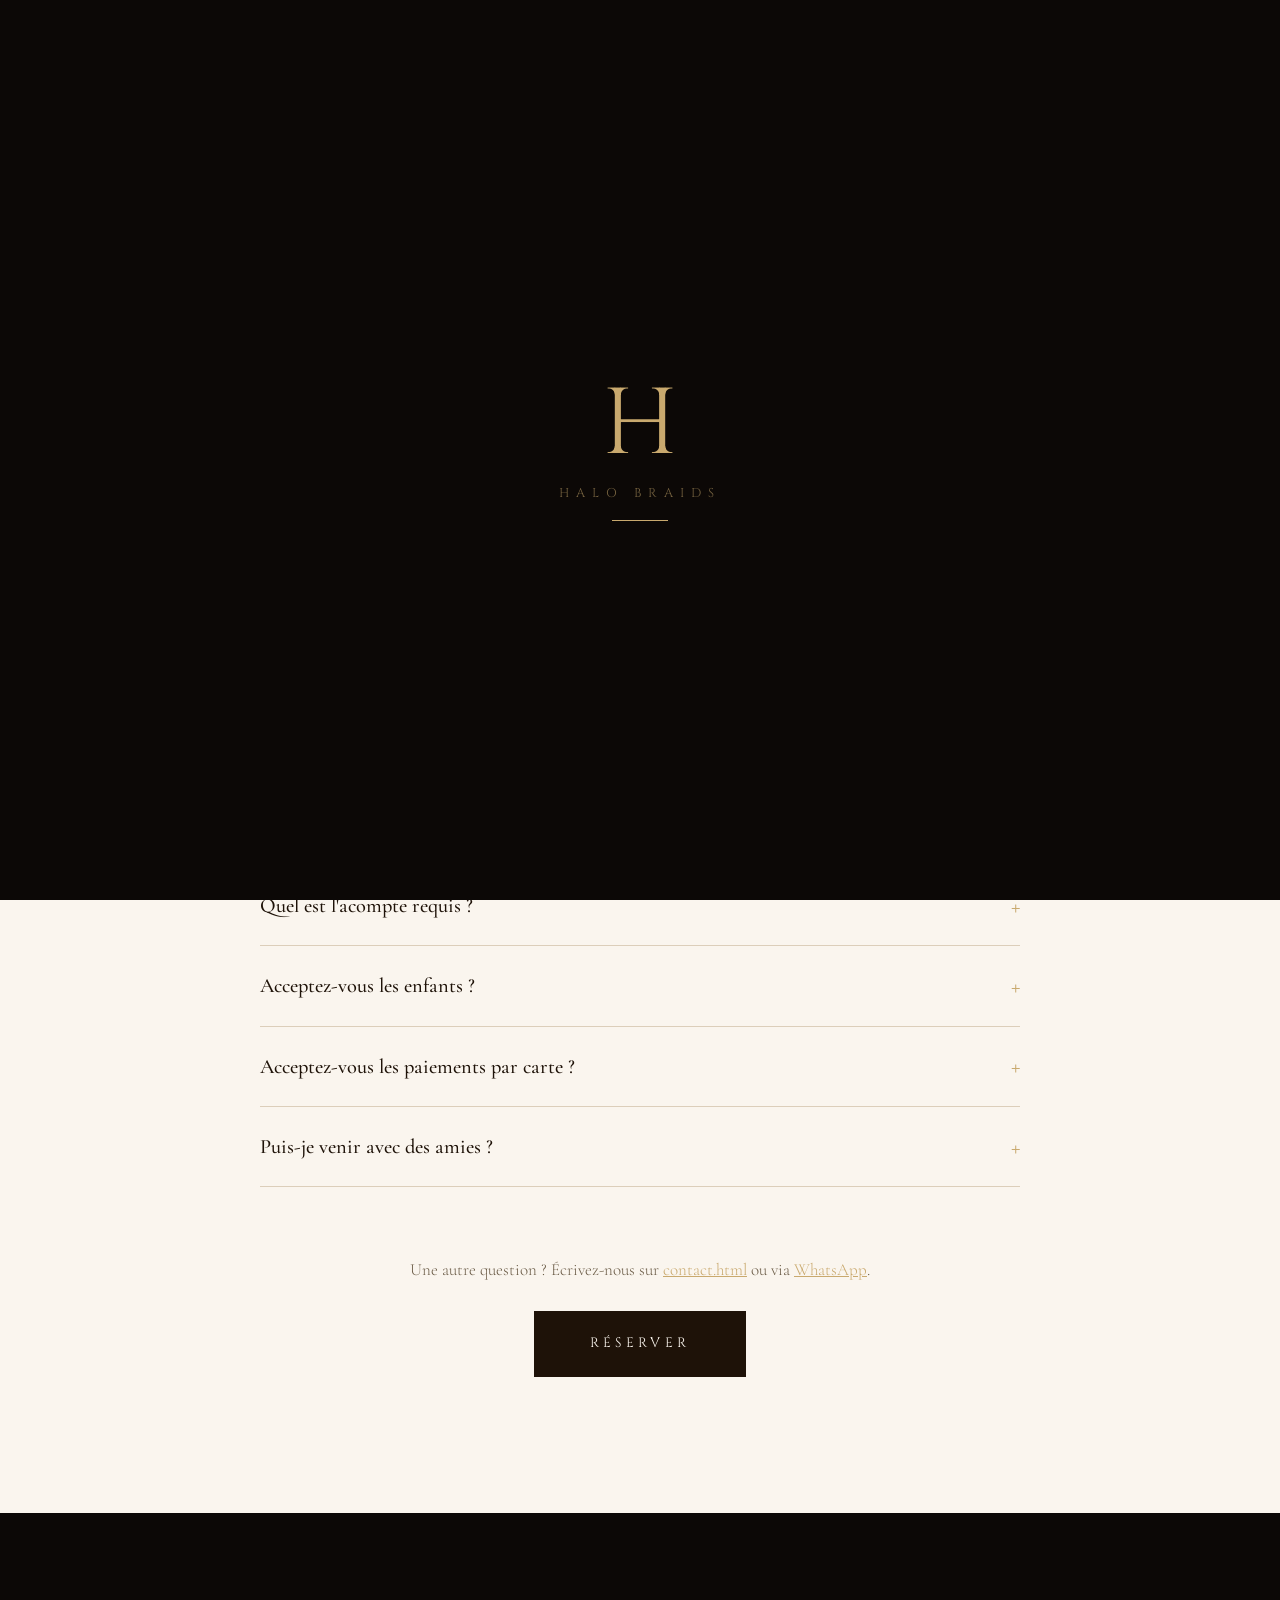
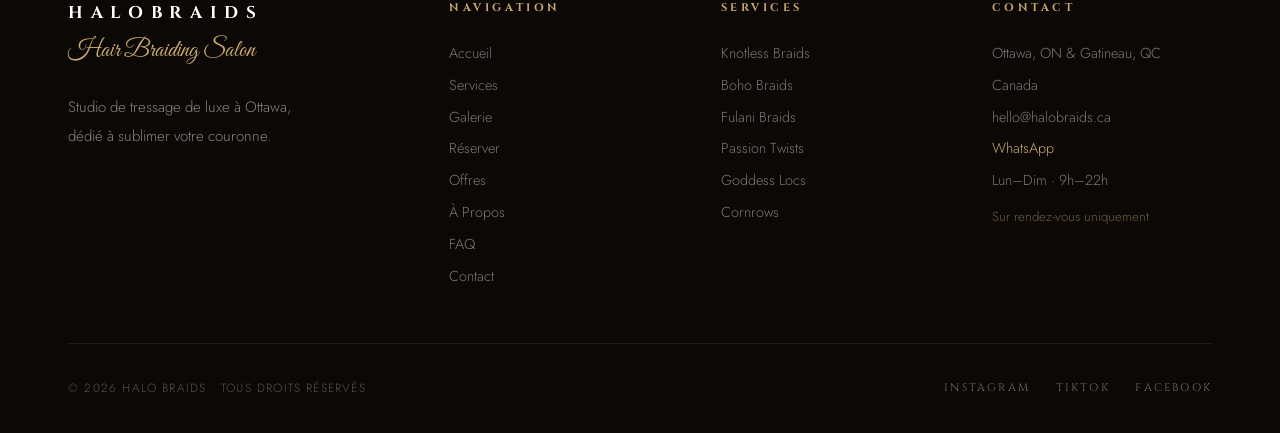
<file: faq.html>
<!DOCTYPE html>
<html lang="fr">
<head>
  <meta charset="UTF-8"/>
  <meta name="viewport" content="width=device-width,initial-scale=1.0"/>
  <title>FAQ — Halo Braids</title>
  <meta name="description" content="Questions fréquentes sur nos services de tressage : durée, extensions, annulations, préparation — Halo Braids Ottawa-Gatineau."/>
  <meta name="theme-color" content="#0c0806"/>
  <link rel="icon" href="assets/favicon.svg" type="image/svg+xml"/>
  <link rel="preconnect" href="https://fonts.googleapis.com"/>
  <link rel="preconnect" href="https://fonts.gstatic.com" crossorigin/>
  <link href="https://fonts.googleapis.com/css2?family=Cormorant+Garamond:ital,wght@0,300;0,400;0,500;0,600;1,300&family=Cinzel:wght@400;500;600&family=Great+Vibes&family=Jost:wght@200;300;400&display=swap" rel="stylesheet"/>
  <link rel="stylesheet" href="assets/styles.css"/>
</head>
<body data-page="faq">

<nav class="nav solid" id="app-nav"></nav>

<section class="banner">
  <div class="banner-bg"></div>
  <div class="banner-content">
    <h1 data-i18n="faq.banner"></h1>
    <div class="h-script" data-i18n="faq.subtitle"></div>
  </div>
</section>

<section class="section section-light">
  <div class="faq-wrap">

    <!-- Category tabs -->
    <div class="faq-tabs" id="faq-tabs"></div>

    <!-- FAQ list -->
    <div class="faq-list" id="faq-list"></div>

    <div class="text-center mt-3" style="padding-top:1rem">
      <p style="font-family:'Cormorant Garamond',serif;font-size:1rem;color:var(--muted);margin-bottom:1.5rem">
        <span data-i18n="faq.stillQuestion"></span>
        <a href="contact.html" style="color:var(--gold)">contact.html</a>
        <span data-i18n="faq.orWhatsapp"></span>
        <a href="https://wa.me/16135550199" target="_blank" rel="noopener" style="color:var(--gold)">WhatsApp</a>.
      </p>
      <a href="booking.html" class="btn btn-dark btn-lg" data-i18n="nav.book"></a>
    </div>
  </div>
</section>

<footer class="footer" id="app-footer"></footer>

<script src="assets/data.js"></script>
<script src="assets/app.js"></script>
<script src="assets/luxury.js"></script>
<script>
  const FAQ_DATA = {
    booking: [1,2,7,8,13,14],
    hair:    [5,9],
    care:    [3,10,11],
    studio:  [4,6,12],
  };

  let activeTab = 'booking';

  function renderFaqTabs() {
    const tabs = document.getElementById('faq-tabs');
    const cats = Object.keys(FAQ_DATA);
    tabs.innerHTML = cats.map(c => `
      <button class="faq-tab${c === activeTab ? ' active' : ''}" data-cat="${c}" data-i18n="faq.cat.${c}">
        ${App.t('faq.cat.' + c)}
      </button>`).join('');
    tabs.querySelectorAll('.faq-tab').forEach(btn => {
      btn.addEventListener('click', () => {
        activeTab = btn.dataset.cat;
        renderFaqTabs();
        renderFaqList();
      });
    });
  }

  function renderFaqList() {
    const list = document.getElementById('faq-list');
    const qs = FAQ_DATA[activeTab] || [];
    list.innerHTML = qs.map((n, i) => `
      <div class="faq-item${i === 0 ? ' open' : ''}" data-n="${n}">
        <button class="faq-q" aria-expanded="${i === 0}">
          <span data-i18n="faq.q${n}">${App.t('faq.q'+n)}</span>
          <span class="faq-icon">+</span>
        </button>
        <div class="faq-a">
          <p data-i18n="faq.a${n}">${App.t('faq.a'+n)}</p>
        </div>
      </div>`).join('');

    list.querySelectorAll('.faq-q').forEach(btn => {
      btn.addEventListener('click', () => {
        const item = btn.closest('.faq-item');
        const isOpen = item.classList.contains('open');
        list.querySelectorAll('.faq-item').forEach(el => {
          el.classList.remove('open');
          el.querySelector('.faq-q').setAttribute('aria-expanded', 'false');
        });
        if (!isOpen) {
          item.classList.add('open');
          btn.setAttribute('aria-expanded', 'true');
        }
      });
    });
  }

  // Add missing i18n keys for the contact note
  if (!I18N.fr['faq.stillQuestion']) {
    I18N.fr['faq.stillQuestion'] = 'Une autre question ? Écrivez-nous sur ';
    I18N.fr['faq.orWhatsapp']    = ' ou via ';
    I18N.en['faq.stillQuestion'] = 'Still have questions? Write to us at ';
    I18N.en['faq.orWhatsapp']    = ' or via ';
  }

  function onLangChange() { renderFaqTabs(); renderFaqList(); }
  document.addEventListener('DOMContentLoaded', () => {
    renderFaqTabs();
    renderFaqList();
  });
</script>
</body>
</html>
</file>
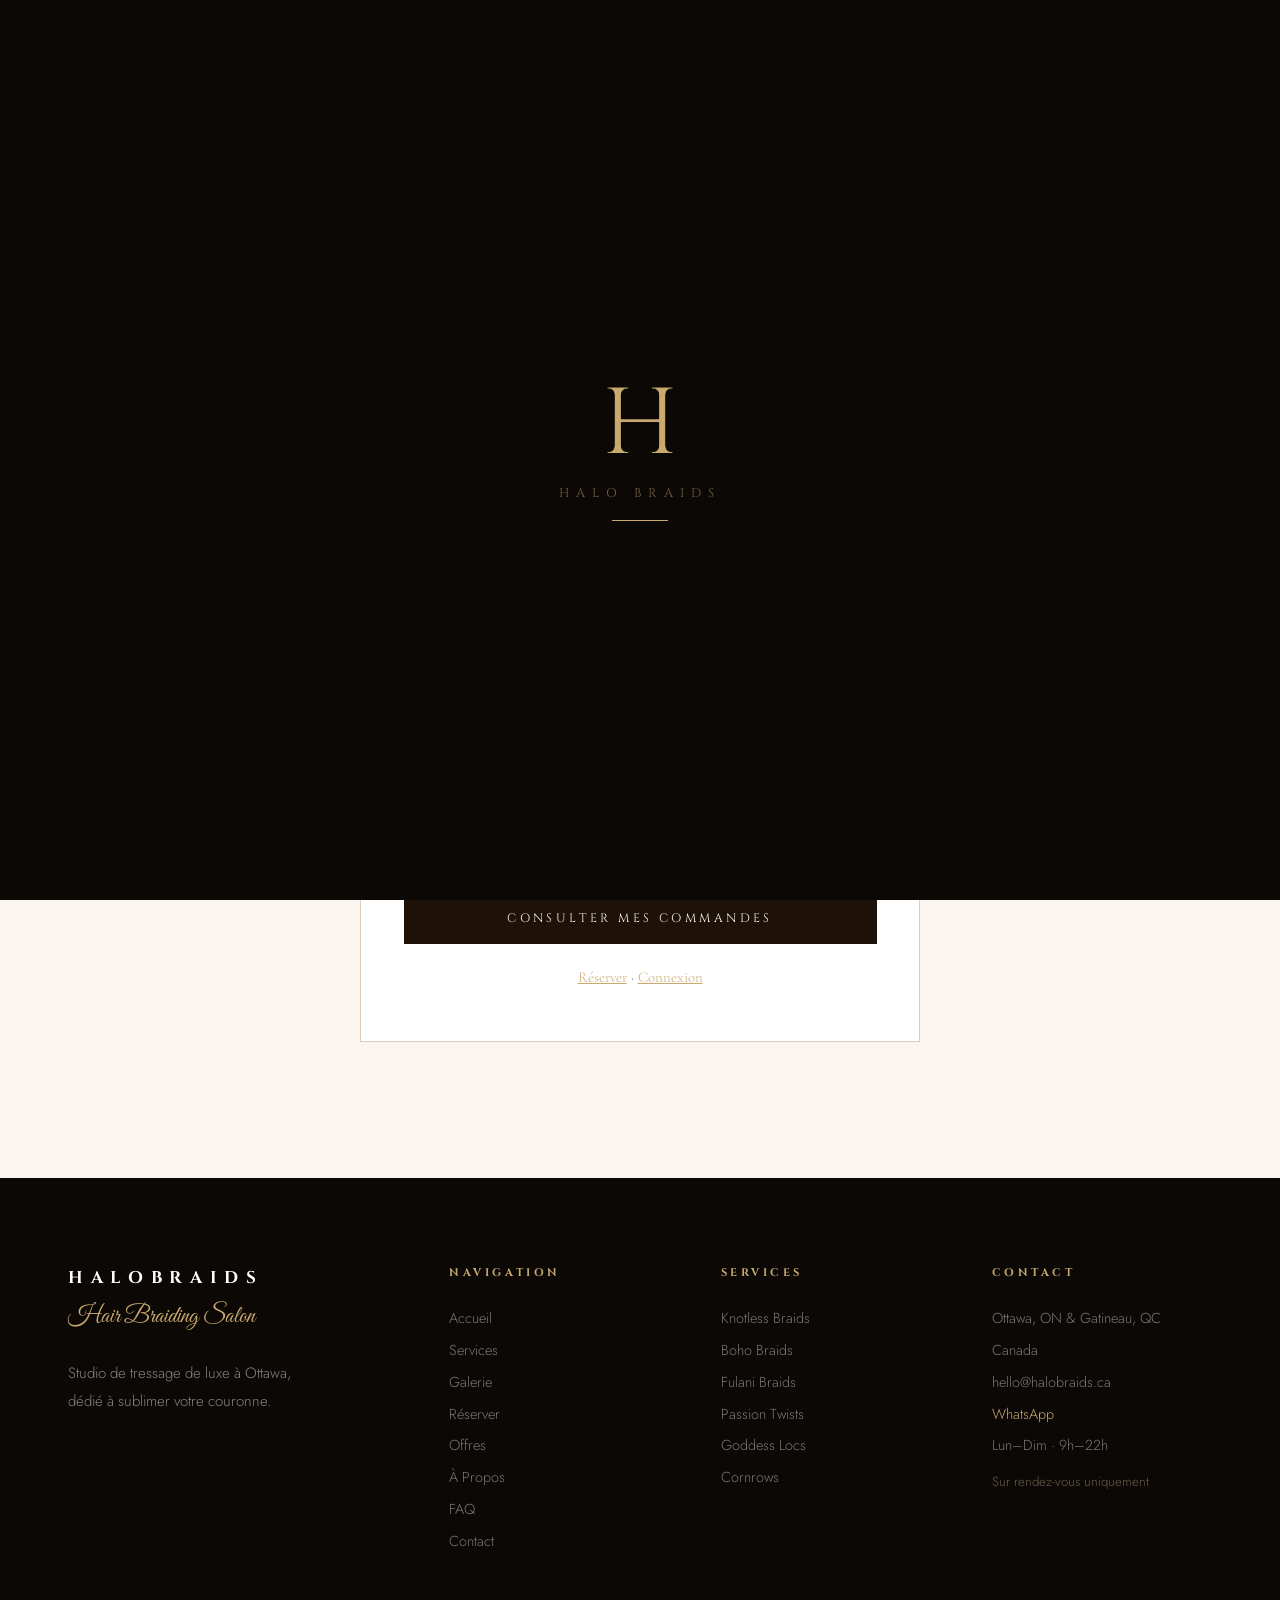
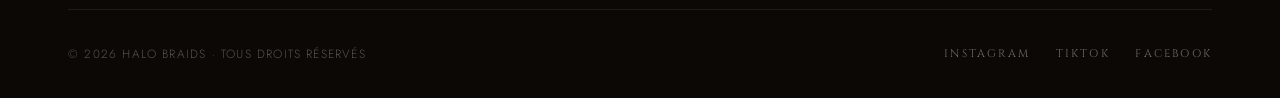
<file: mes-commandes.html>
<!DOCTYPE html>
<html lang="fr">
<head>
  <meta charset="UTF-8"/>
  <meta name="viewport" content="width=device-width,initial-scale=1.0"/>
  <title>Mes Commandes — Halo Braids</title>
  <meta name="description" content="Suivez vos réservations Halo Braids. Entrez votre prénom et téléphone pour retrouver toutes vos commandes."/>
  <meta name="theme-color" content="#0c0806"/>
  <meta name="robots" content="noindex"/>
  <link rel="icon" href="assets/favicon.svg" type="image/svg+xml"/>
  <link rel="preconnect" href="https://fonts.googleapis.com"/>
  <link rel="preconnect" href="https://fonts.gstatic.com" crossorigin/>
  <link href="https://fonts.googleapis.com/css2?family=Cormorant+Garamond:ital,wght@0,300;0,400;0,500;0,600;1,300&family=Cinzel:wght@400;500;600&family=Great+Vibes&family=Jost:wght@200;300;400&display=swap" rel="stylesheet"/>
  <link rel="stylesheet" href="assets/styles.css"/>
</head>
<body data-page="orders">

<nav class="nav solid" id="app-nav"></nav>

<section class="banner">
  <div class="banner-bg"></div>
  <div class="banner-content">
    <h1 data-i18n="orders.banner"></h1>
    <div class="h-script" data-i18n="orders.subtitle"></div>
  </div>
</section>

<section class="section section-light">
  <div class="orders-wrap">

    <!-- Lookup form -->
    <div class="orders-lookup-card fade-up" id="lookup-card">
      <div class="orders-lookup-icon">🔍</div>
      <div class="h-script" style="font-size:2.5rem;margin:.3rem 0" data-i18n="orders.formTitle"></div>
      <p class="orders-lookup-desc" data-i18n="orders.formDesc"></p>

      <form id="lookup-form" class="orders-form">
        <div class="orders-form-grid">
          <div>
            <label data-i18n="orders.firstname"></label>
            <input type="text" id="o-firstname" autocomplete="given-name" required/>
          </div>
          <div>
            <label data-i18n="orders.phone"></label>
            <input type="tel" id="o-phone" autocomplete="tel" placeholder="+1 (613)" required/>
          </div>
        </div>
        <button type="submit" class="btn btn-dark" style="width:100%;margin-top:1rem" data-i18n="orders.submit"></button>
      </form>

      <p style="font-family:'Cormorant Garamond',serif;font-size:.88rem;color:var(--muted);margin-top:1.2rem;text-align:center">
        <a href="booking.html" style="color:var(--gold)" data-i18n="nav.booking"></a>
        · <a href="account.html" style="color:var(--gold)" data-i18n="account.login"></a>
      </p>
    </div>

    <!-- Results -->
    <div id="orders-results" class="hidden"></div>

  </div>
</section>

<footer class="footer" id="app-footer"></footer>

<script src="assets/data.js"></script>
<script src="assets/app.js"></script>
<script src="assets/luxury.js"></script>
<script>
  // If logged-in user, pre-fill and auto-search
  document.addEventListener('DOMContentLoaded', () => {
    App.applyTranslations();
    const cu = App.currentUser;
    if (cu) {
      const fi = document.getElementById('o-firstname');
      const ph = document.getElementById('o-phone');
      if (fi) fi.value = cu.firstname;
      if (ph && cu.phone) ph.value = cu.phone;
      if (cu.firstname && cu.phone) performLookup(cu.firstname, cu.phone);
    }
  });

  document.getElementById('lookup-form').addEventListener('submit', e => {
    e.preventDefault();
    const fn = document.getElementById('o-firstname').value.trim();
    const ph = document.getElementById('o-phone').value.trim();
    if (!fn || !ph) return;
    performLookup(fn, ph);
  });

  function performLookup(firstname, phone) {
    const { profile, bookings } = App.lookupOrders(firstname, phone);
    const res = document.getElementById('orders-results');
    res.classList.remove('hidden');

    if (!profile) {
      res.innerHTML = `
        <div class="orders-empty fade-up">
          <div style="font-size:2.5rem;margin-bottom:1rem">🔍</div>
          <p>${App.t('orders.empty')}</p>
          <a href="booking.html" class="btn btn-dark" style="margin-top:1.5rem">${App.t('nav.booking')}</a>
        </div>`;
      return;
    }

    const now = new Date();
    const since = new Date(profile.created);
    const sinceStr = since.toLocaleDateString(App.lang === 'fr' ? 'fr-CA' : 'en-CA', { year:'numeric', month:'long' });

    const upcoming = bookings.filter(b => b.status !== 'cancelled' && new Date(b.date+'T'+b.time) >= now);
    const past     = bookings.filter(b => b.status === 'cancelled' || new Date(b.date+'T'+b.time) < now);

    res.innerHTML = `
      <!-- Profile card -->
      <div class="orders-profile-card fade-up">
        <div class="orders-profile-avatar">${profile.firstname.charAt(0).toUpperCase()}</div>
        <div class="orders-profile-info">
          <div class="orders-profile-name">${profile.firstname} ${profile.lastname}</div>
          <div class="orders-profile-meta">
            <span class="orders-ref-chip">
              <span style="opacity:.6">${App.t('orders.profileRef')}</span>
              <strong>${profile.ref}</strong>
            </span>
            <span class="orders-ref-chip">
              <span style="opacity:.6">${App.t('orders.profileSince')}</span>
              <strong>${sinceStr}</strong>
            </span>
            <span class="orders-ref-chip">
              <strong>${bookings.length}</strong>&nbsp;${App.t('orders.total')}
            </span>
          </div>
        </div>
      </div>

      ${upcoming.length > 0 ? `
      <h2 class="orders-section-title" data-i18n="dash.upcoming">${App.t('dash.upcoming')}</h2>
      <div class="orders-list" id="upcoming-orders">
        ${upcoming.map(b => renderOrderCard(b, false, now)).join('')}
      </div>` : ''}

      ${past.length > 0 ? `
      <h2 class="orders-section-title" data-i18n="dash.past">${App.t('dash.past')}</h2>
      <div class="orders-list">
        ${past.map(b => renderOrderCard(b, true, now)).join('')}
      </div>` : ''}

      ${bookings.length === 0 ? `
      <div class="orders-empty">
        <p>${App.t('dash.empty')}</p>
        <a href="booking.html" class="btn btn-dark" style="margin-top:1rem">${App.t('nav.booking')}</a>
      </div>` : ''}

      <div class="orders-account-nudge fade-up">
        <span data-i18n="orders.noAccount">${App.t('orders.noAccount')}</span>
        <a href="account.html" class="btn btn-outline btn-sm" data-i18n="orders.createAccount">${App.t('orders.createAccount')}</a>
      </div>`;

    // Wire cancel buttons
    res.querySelectorAll('[data-cancel-booking]').forEach(btn => {
      btn.addEventListener('click', () => {
        const id = btn.dataset.cancelBooking;
        const result = App.cancelBooking(id);
        if (result.tooLate) {
          App.toast(App.t('orders.cancelTooLate'), 'error');
        } else if (result.ok) {
          App.toast(App.t('orders.cancelDone'), 'success');
          performLookup(firstname, phone);
        }
      });
    });
  }

  function renderOrderCard(b, isPast, now) {
    const s = SERVICES.find(x => x.id === b.serviceId);
    const st = STYLISTS.find(x => x.id === b.stylistId);
    const [yy, mm, dd] = b.date.split('-').map(Number);
    const monthShort = App.t('monthShort.' + (mm - 1));
    const isCancelled = b.status === 'cancelled';
    const hoursUntil = (new Date(b.date + 'T' + b.time) - now) / 36e5;
    const canCancel = !isPast && !isCancelled && hoursUntil >= 48;
    const disc = b.discountPct || 0;
    const finalPrice = b.price - Math.round(b.price * disc / 100);

    const statusKey = isCancelled ? 'orders.status.cancelled'
                    : isPast      ? 'orders.status.completed'
                    :               'orders.status.confirmed';
    const statusClass = isCancelled ? 'cancelled' : isPast ? 'past' : '';

    return `
      <div class="order-card ${isCancelled ? 'cancelled' : ''}">
        <div class="order-card-left">
          <div class="booking-badge ${statusClass}">
            <div class="day">${dd}</div>
            <div class="mo">${monthShort}</div>
          </div>
        </div>
        <div class="order-card-body">
          <div class="order-card-top">
            <div>
              <h4>${s ? s['name'+App.cap(App.lang)].toUpperCase() : b.serviceId}</h4>
              <p>${App.t('booking.stylist')}: <strong>${st ? st['name'+App.cap(App.lang)] : '—'}</strong> · ${b.time} · ${b.duration}h</p>
              <p style="color:var(--gold);margin-top:.2rem">
                ${finalPrice} $${disc > 0 ? ` <span class="disc-badge">−${disc}%</span>` : ''}
              </p>
            </div>
            <div class="order-card-right">
              <div class="booking-status ${statusClass}">${App.t(statusKey)}</div>
              ${b.ref ? `<div class="order-ref-tag">HB: <strong>${b.ref}</strong></div>` : ''}
            </div>
          </div>
          ${canCancel ? `<button class="btn btn-outline btn-sm" style="margin-top:.8rem;font-size:.6rem" data-cancel-booking="${b.id}">${App.t('orders.cancel')}</button>` : ''}
          ${!isPast && !isCancelled && hoursUntil < 48 ? `<p style="font-size:.75rem;color:var(--muted);margin-top:.5rem;font-family:'Cormorant Garamond',serif">${App.t('orders.cancelTooLate')}</p>` : ''}
        </div>
      </div>`;
  }

  function onLangChange() {
    const fn = (document.getElementById('o-firstname') || {}).value || '';
    const ph = (document.getElementById('o-phone') || {}).value || '';
    if (fn && ph) performLookup(fn, ph);
  }
</script>
</body>
</html>
</file>
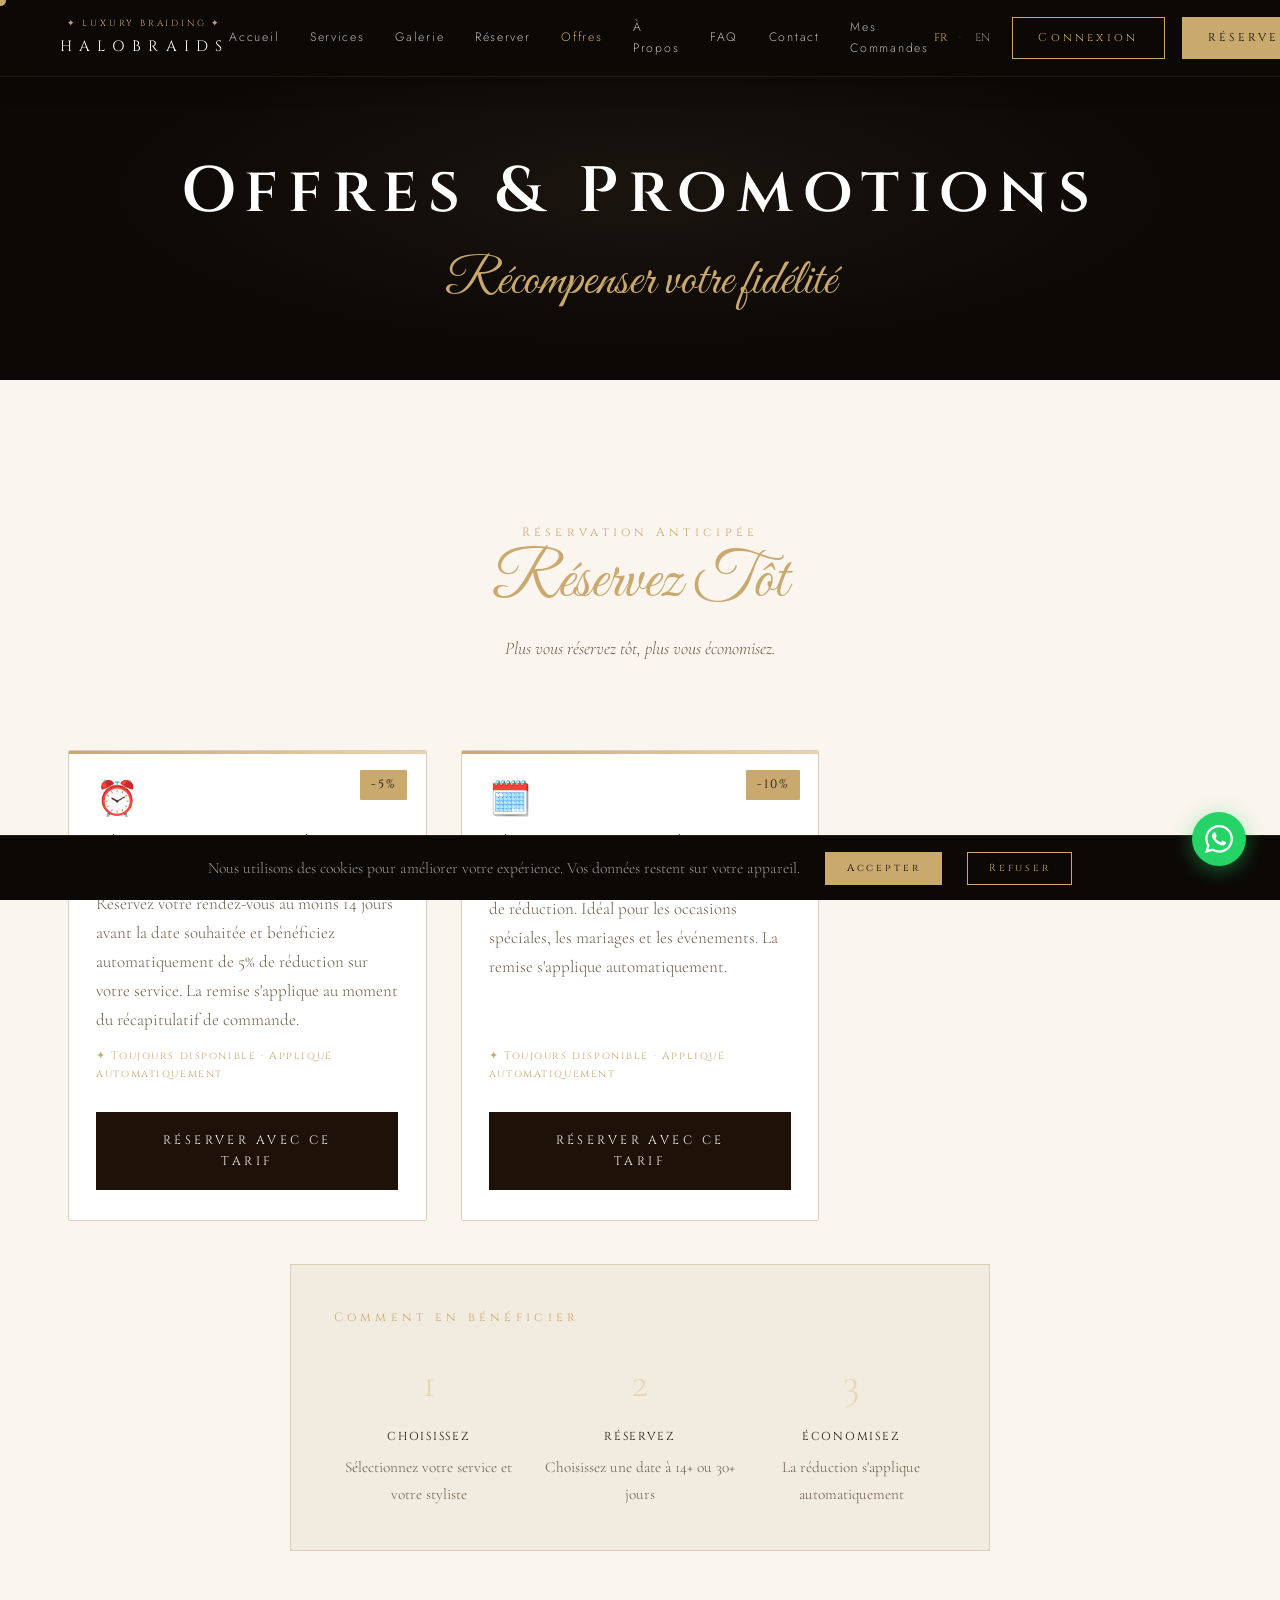
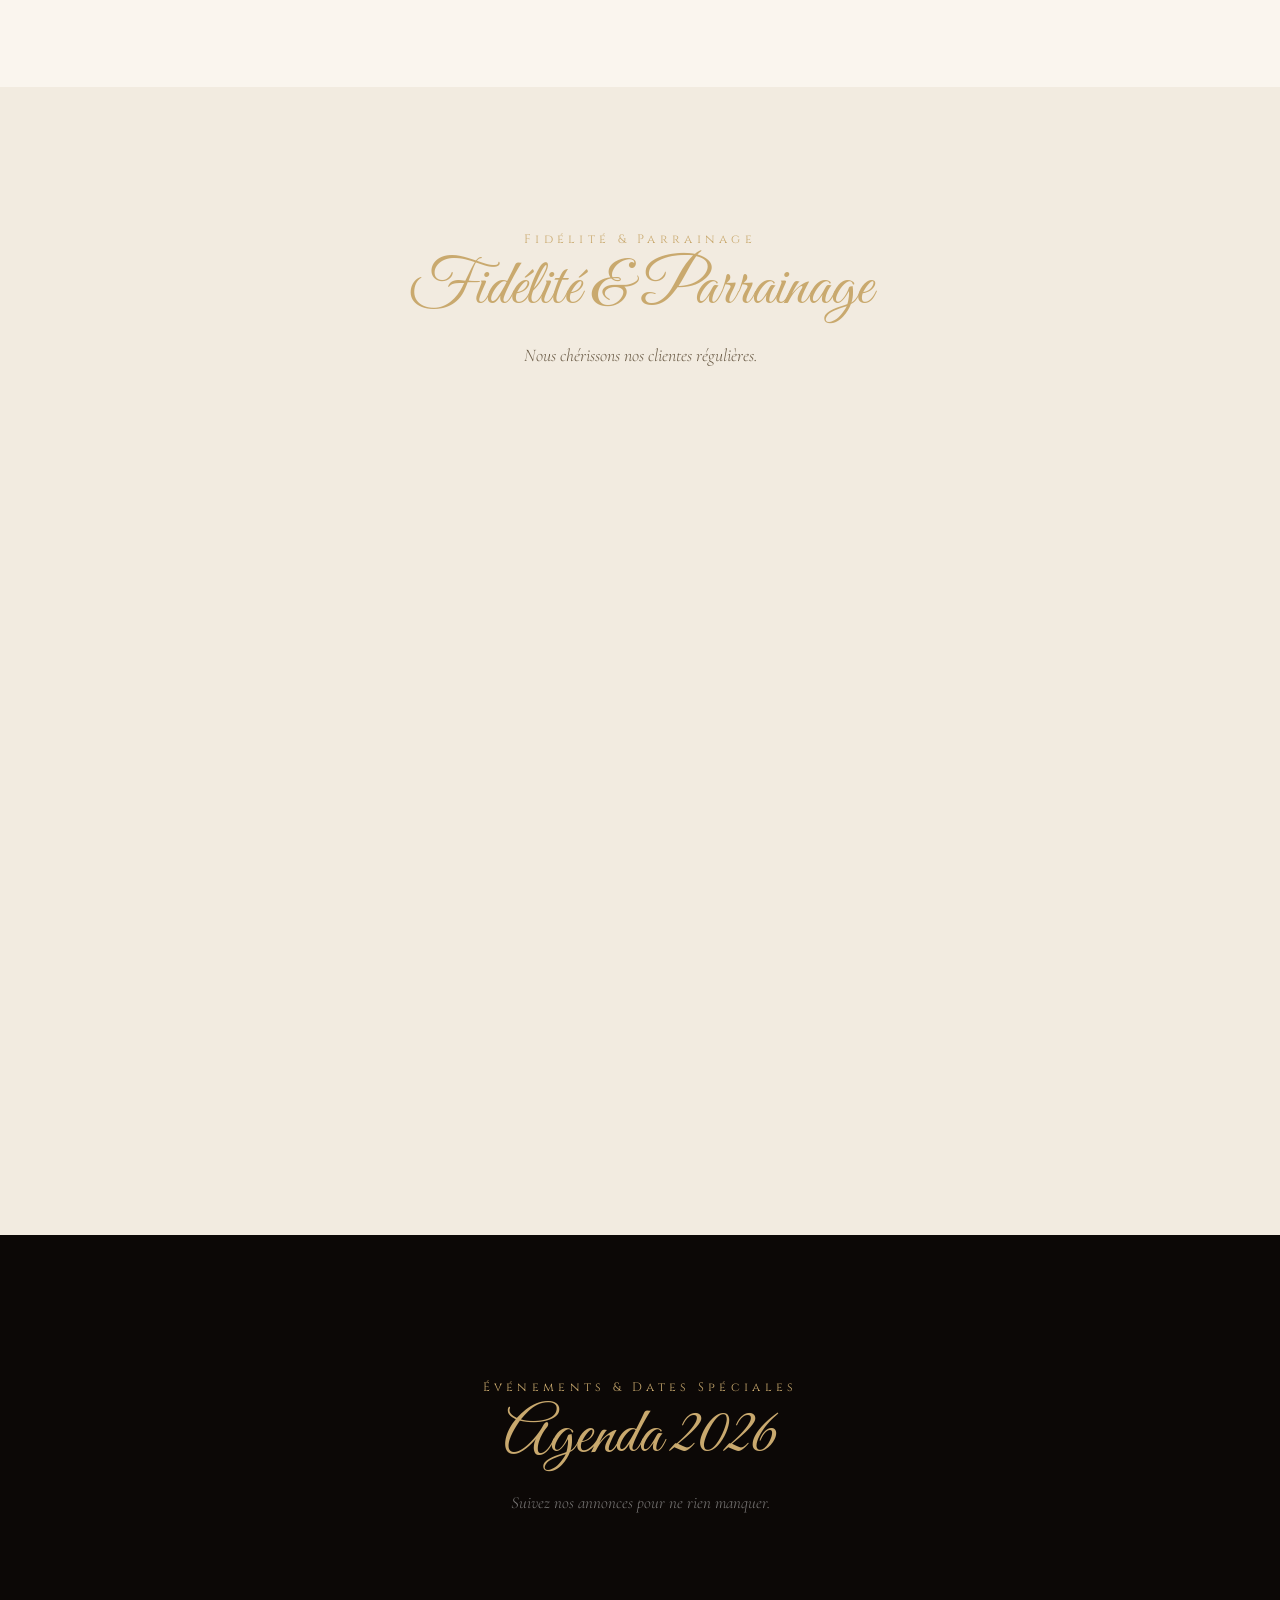
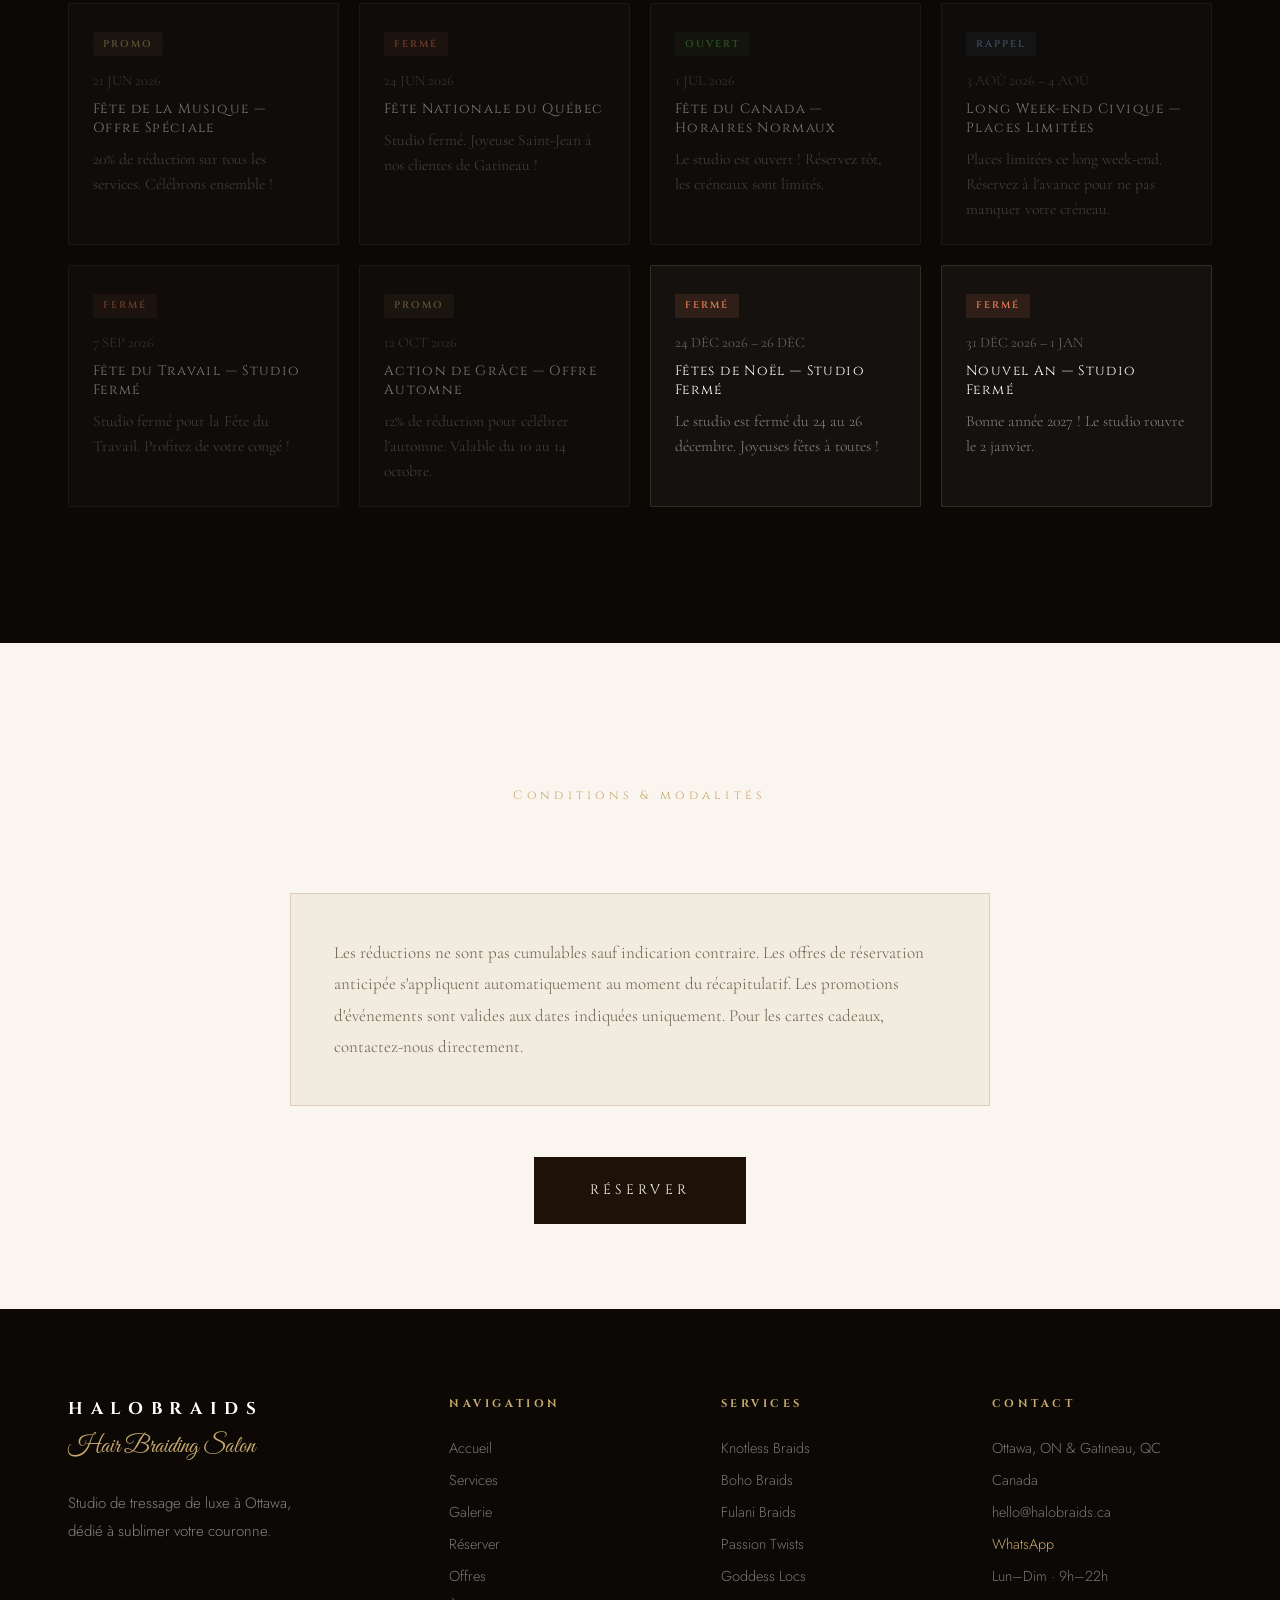
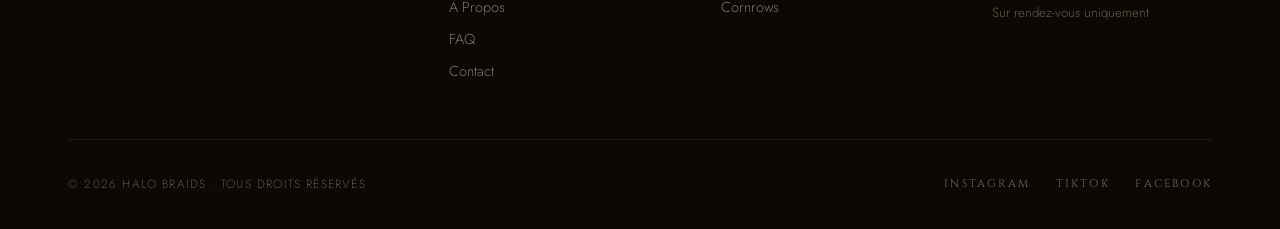
<file: promos.html>
<!DOCTYPE html>
<html lang="fr">
<head>
  <meta charset="UTF-8"/>
  <meta name="viewport" content="width=device-width,initial-scale=1.0"/>
  <title>Offres & Promotions — Halo Braids</title>
  <meta name="description" content="Offres exclusives Halo Braids Ottawa-Gatineau : réductions réservation anticipée, programme fidélité, parrainage, cartes cadeaux, événements spéciaux."/>
  <meta name="theme-color" content="#0c0806"/>
  <link rel="icon" href="assets/favicon.svg" type="image/svg+xml"/>
  <link rel="preconnect" href="https://fonts.googleapis.com"/>
  <link rel="preconnect" href="https://fonts.gstatic.com" crossorigin/>
  <link href="https://fonts.googleapis.com/css2?family=Cormorant+Garamond:ital,wght@0,300;0,400;0,500;0,600;1,300&family=Cinzel:wght@400;500;600&family=Great+Vibes&family=Jost:wght@200;300;400&display=swap" rel="stylesheet"/>
  <link rel="stylesheet" href="assets/styles.css"/>
</head>
<body data-page="promos">

<nav class="nav solid" id="app-nav"></nav>

<section class="banner">
  <div class="banner-bg"></div>
  <div class="banner-content">
    <h1 data-i18n="promo.banner"></h1>
    <div class="h-script" data-i18n="promo.subtitle"></div>
  </div>
</section>

<!-- ═══ EARLY BOOKING ═══ -->
<section class="section section-light">
  <div class="section-header fade-up">
    <span class="label" data-i18n="promo.earlyTitle"></span>
    <div class="h-script" style="font-size:clamp(2.5rem,5vw,4rem)">Réservez Tôt</div>
    <p style="font-family:'Cormorant Garamond',serif;font-size:1.05rem;color:var(--muted);max-width:600px;margin:.8rem auto 0" data-i18n="promo.earlyDesc"></p>
  </div>

  <div style="display:grid;grid-template-columns:repeat(auto-fill,minmax(300px,1fr));gap:2rem;margin-top:2rem">
    <!-- 14 days -->
    <div class="promo-card fade-up">
      <div class="promo-badge">-5%</div>
      <div class="promo-emoji">⏰</div>
      <div class="promo-name">RÉSERVATION 14 JOURS À L'AVANCE</div>
      <div class="promo-desc">Réservez votre rendez-vous au moins 14 jours avant la date souhaitée et bénéficiez automatiquement de 5% de réduction sur votre service. La remise s'applique au moment du récapitulatif de commande.</div>
      <div class="promo-expiry">✦ Toujours disponible · Appliqué automatiquement</div>
      <a href="booking.html" class="btn btn-dark" style="margin-top:1rem;text-align:center" data-i18n="promo.book"></a>
    </div>
    <!-- 30 days -->
    <div class="promo-card fade-up">
      <div class="promo-badge">-10%</div>
      <div class="promo-emoji">🗓️</div>
      <div class="promo-name">RÉSERVATION 1 MOIS À L'AVANCE</div>
      <div class="promo-desc">Planifiez un mois à l'avance et profitez de 10% de réduction. Idéal pour les occasions spéciales, les mariages et les événements. La remise s'applique automatiquement.</div>
      <div class="promo-expiry">✦ Toujours disponible · Appliqué automatiquement</div>
      <a href="booking.html" class="btn btn-dark" style="margin-top:1rem;text-align:center" data-i18n="promo.book"></a>
    </div>
  </div>

  <!-- How it works -->
  <div class="card fade-up" style="max-width:700px;margin:2.5rem auto 0;background:var(--cream2)">
    <div class="label" style="margin-bottom:1rem" data-i18n="promo.howTo"></div>
    <div style="display:grid;grid-template-columns:repeat(auto-fill,minmax(180px,1fr));gap:1.2rem">
      <div style="text-align:center">
        <div style="font-family:'Cormorant Garamond',serif;font-size:2.5rem;color:var(--gold-lt)">1</div>
        <div style="font-family:'Cinzel',serif;font-size:.68rem;letter-spacing:.15em;margin:.4rem 0">CHOISISSEZ</div>
        <div style="font-family:'Cormorant Garamond',serif;font-size:.9rem;color:var(--muted)">Sélectionnez votre service et votre styliste</div>
      </div>
      <div style="text-align:center">
        <div style="font-family:'Cormorant Garamond',serif;font-size:2.5rem;color:var(--gold-lt)">2</div>
        <div style="font-family:'Cinzel',serif;font-size:.68rem;letter-spacing:.15em;margin:.4rem 0">RÉSERVEZ</div>
        <div style="font-family:'Cormorant Garamond',serif;font-size:.9rem;color:var(--muted)">Choisissez une date à 14+ ou 30+ jours</div>
      </div>
      <div style="text-align:center">
        <div style="font-family:'Cormorant Garamond',serif;font-size:2.5rem;color:var(--gold-lt)">3</div>
        <div style="font-family:'Cinzel',serif;font-size:.68rem;letter-spacing:.15em;margin:.4rem 0">ÉCONOMISEZ</div>
        <div style="font-family:'Cormorant Garamond',serif;font-size:.9rem;color:var(--muted)">La réduction s'applique automatiquement</div>
      </div>
    </div>
  </div>
</section>

<!-- ═══ LOYALTY & REFERRAL ═══ -->
<section class="section section-cream">
  <div class="section-header fade-up">
    <span class="label" data-i18n="promo.loyaltyTitle"></span>
    <div class="h-script" style="font-size:clamp(2.5rem,5vw,4rem)">Fidélité & Parrainage</div>
    <p style="font-family:'Cormorant Garamond',serif;font-size:1.05rem;color:var(--muted);max-width:600px;margin:.8rem auto 0" data-i18n="promo.loyaltyDesc"></p>
  </div>
  <div class="promo-grid" id="loyalty-promos"></div>
</section>

<!-- ═══ EVENTS & AGENDA ═══ -->
<section class="section section-dark" id="events">
  <div class="section-header fade-up" style="text-align:center">
    <span class="label" data-i18n="promo.eventTitle"></span>
    <div class="h-script" style="font-size:clamp(2.5rem,5vw,4rem)">Agenda 2026</div>
    <p style="font-family:'Cormorant Garamond',serif;font-size:1rem;color:rgba(255,255,255,.45);max-width:600px;margin:.8rem auto 0" data-i18n="promo.eventDesc"></p>
  </div>
  <div class="events-grid" id="all-events"></div>
</section>

<!-- ═══ CONDITIONS ═══ -->
<section class="section section-light" style="padding-bottom:5rem">
  <div class="section-header fade-up" style="text-align:center">
    <span class="label" data-i18n="promo.conditions"></span>
  </div>
  <div class="card fade-up" style="max-width:700px;margin:1.5rem auto 0;background:var(--cream2)">
    <p style="font-family:'Cormorant Garamond',serif;font-size:1rem;color:var(--muted);line-height:1.85" data-i18n="promo.conditionsText"></p>
  </div>
  <div class="text-center mt-3">
    <a href="booking.html" class="btn btn-dark btn-lg" data-i18n="nav.book"></a>
  </div>
</section>

<footer class="footer" id="app-footer"></footer>

<script src="assets/data.js"></script>
<script src="assets/app.js"></script>
<script src="assets/luxury.js"></script>
<script>
  function renderLoyaltyPromos() {
    const grid = document.getElementById('loyalty-promos');
    if (!grid) return;
    const lang = App.cap(App.lang);
    const loyaltyIds = ['loyalty5','refer','newclient','birthday','giftcard','group'];
    const promos = PROMOTIONS.filter(p => loyaltyIds.includes(p.id));
    grid.innerHTML = promos.map(p => `
      <div class="promo-card fade-up">
        <div class="promo-badge">${p['badge'+lang]}</div>
        <div class="promo-emoji">${p.emoji}</div>
        <div class="promo-name">${p['name'+lang].toUpperCase()}</div>
        <div class="promo-desc">${p['desc'+lang]}</div>
        <div class="promo-expiry">✦ ${p['expiry'+lang]}</div>
        <a href="booking.html" class="btn btn-dark btn-sm" style="margin-top:1rem;text-align:center;align-self:flex-start" data-i18n="promo.book">${App.t('promo.book')}</a>
      </div>`).join('');
  }

  function renderAllEvents() {
    const grid = document.getElementById('all-events');
    if (!grid) return;
    const lang = App.cap(App.lang);
    const today = new Date(); today.setHours(0,0,0,0);
    const sorted = [...EVENTS].sort((a,b) => new Date(a.date) - new Date(b.date));
    const tagColors = { PROMO:'#c9a96e', FERMÉ:'#e07b54', FERME:'#e07b54', OUVERT:'#4caf50', RAPPEL:'#7c9ac9' };

    grid.innerHTML = sorted.map(ev => {
      const d = new Date(ev.date);
      const isPast = new Date(ev.endDate) < today;
      const isToday = d.getTime() === today.getTime();
      const monthShort = App.t('monthShort.' + d.getMonth());
      const tc = tagColors[ev.tag] || '#c9a96e';
      return `
        <div class="event-card" style="${isPast ? 'opacity:.45;' : ''}">
          <span class="event-tag" style="background:${tc}22;color:${tc}">${isToday ? App.t('events.today') : ev.tag}</span>
          <div class="event-date">${d.getDate()} ${monthShort} ${d.getFullYear()}${ev.endDate !== ev.date ? ' – ' + new Date(ev.endDate).getDate() + ' ' + App.t('monthShort.' + new Date(ev.endDate).getMonth()) : ''}</div>
          <div class="event-name">${ev['name'+App.cap(App.lang)]}</div>
          <div class="event-desc">${ev['desc'+App.cap(App.lang)]}</div>
        </div>`;
    }).join('');
  }

  function onLangChange() { renderLoyaltyPromos(); renderAllEvents(); }
  document.addEventListener('DOMContentLoaded', () => {
    renderLoyaltyPromos();
    renderAllEvents();
  });
</script>
</body>
</html>
</file>
<file: assets/styles.css>
/* ════════ HALO BRAIDS — SHARED STYLES ════════ */
*, *::before, *::after { box-sizing: border-box; margin: 0; padding: 0; }
:root {
  --black:#0c0806; --dark:#160f04;
  --gold:#c9a96e; --gold-dark:#9c7a42; --gold-lt:#e8d5b0; --gold-glow:rgba(201,169,110,.18);
  --cream:#faf5ee; --cream2:#f2ebe0;
  --text:#1e1208; --muted:#6b5c47;
  --green:#2d6a4f; --red:#9b2335;
  --border:#dcceba;
  --shadow:0 4px 24px rgba(30,18,8,.07);
  --shadow-lg:0 12px 48px rgba(30,18,8,.16);
  --radius:2px;
  /* Typography scale */
  --fs-xs:.8rem; --fs-sm:.9rem; --fs-base:1.05rem;
  --fs-md:1.15rem; --fs-lg:1.3rem; --fs-xl:1.5rem;
}
html { scroll-behavior:smooth; font-size:17px; }
body {
  background:var(--cream); color:var(--text);
  font-family:'Jost',sans-serif; font-weight:300;
  line-height:1.75; overflow-x:hidden; min-height:100vh;
  -webkit-font-smoothing:antialiased;
}

/* ── TYPOGRAPHY ── */
.h-script { font-family:'Great Vibes',cursive; color:var(--gold); line-height:1.15; }
.h-serif  { font-family:'Cormorant Garamond',serif; font-weight:300; line-height:1.3; }
.label    { font-family:'Cinzel',serif; font-size:.72rem; letter-spacing:.35em; color:var(--gold); }

/* ── NAV ── */
.nav { position:fixed; top:0; left:0; right:0; z-index:200; padding:0 3.5rem; height:76px;
       display:flex; align-items:center; justify-content:space-between; transition:.4s; background:transparent; }
.nav.scrolled,
.nav.solid { background:var(--black); box-shadow:0 1px 0 rgba(201,169,110,.12), 0 4px 24px rgba(0,0,0,.25); }
.nav-logo { font-family:'Cinzel',serif; font-size:.88rem; letter-spacing:.48em; color:#fff;
            text-decoration:none; display:flex; flex-direction:column; align-items:center; gap:3px; }
.nav-logo small { font-size:.52rem; letter-spacing:.32em; color:var(--gold); }
.nav-links { display:flex; gap:1.8rem; align-items:center; }
.nav-links a { font-size:.72rem; letter-spacing:.14em; color:rgba(255,255,255,.72);
               text-decoration:none; transition:color .25s; }
.nav-links a:hover, .nav-links a.active { color:var(--gold); }
.nav-right { display:flex; align-items:center; gap:1rem; }

/* ── BUTTONS ── */
.btn {
  font-family:'Cinzel',serif; font-size:.72rem; letter-spacing:.28em;
  padding:.95rem 2.2rem; border:1px solid var(--gold);
  background:var(--gold); color:var(--black);
  text-decoration:none; cursor:pointer;
  transition:background .28s, color .28s, box-shadow .28s, transform .18s;
  display:inline-block; position:relative;
}
.btn:hover {
  background:transparent; color:var(--gold);
  box-shadow:0 0 0 1px var(--gold-dark);
}
.btn:active { transform:translateY(1px); }
.btn-outline { background:transparent; color:var(--gold); }
.btn-outline:hover { background:var(--gold); color:var(--black); box-shadow:none; }
.btn-dark { background:var(--text); color:var(--cream); border-color:var(--text); }
.btn-dark:hover { background:var(--gold); border-color:var(--gold); color:var(--black); }
.btn-sm { padding:.6rem 1.5rem; font-size:.67rem; }
.btn-lg { padding:1.2rem 3.2rem; font-size:.8rem; letter-spacing:.32em; }

/* Lang toggle */
.lang-toggle { display:flex; gap:.4rem; align-items:center; font-family:'Cinzel',serif;
               font-size:.65rem; letter-spacing:.2em; }
.lang-toggle button { background:transparent; border:none; color:rgba(255,255,255,.5);
                      cursor:pointer; font:inherit; padding:.3rem; transition:color .2s; }
.lang-toggle button.active { color:var(--gold); }
.lang-toggle button:hover { color:var(--gold); }
.lang-toggle span { color:rgba(255,255,255,.25); }

/* User chip */
.user-chip { display:flex; align-items:center; gap:.5rem; color:rgba(255,255,255,.75);
             text-decoration:none; font-size:.72rem; letter-spacing:.1em; }
.user-chip:hover { color:var(--gold); }
.user-avatar { width:28px; height:28px; border-radius:50%; background:var(--gold);
               color:var(--black); display:flex; align-items:center; justify-content:center;
               font-family:'Cinzel',serif; font-size:.65rem; font-weight:600; }

/* ── HERO ── */
.hero { min-height:90vh; background:var(--black); position:relative; overflow:hidden;
        display:flex; align-items:center; justify-content:center; text-align:center; padding:8rem 2rem 4rem; }
.hero-bg { position:absolute; inset:0;
  background: radial-gradient(ellipse 80% 60% at 50% 40%, rgba(90,50,15,.55) 0%, transparent 70%),
              linear-gradient(160deg,#1a0c04 0%,#0c0806 50%,#120a04 100%); }
.hero-grid { position:absolute; inset:0;
  background-image: repeating-linear-gradient(0deg,transparent,transparent 79px,rgba(201,169,110,.04) 80px),
                    repeating-linear-gradient(90deg,transparent,transparent 79px,rgba(201,169,110,.04) 80px); }
.hero-content { position:relative; z-index:2; max-width:900px; }
.hero-eyebrow { font-family:'Cinzel',serif; font-size:.62rem; letter-spacing:.5em;
                color:var(--gold); margin-bottom:1.8rem; }
.hero-title { font-family:'Cinzel',serif; font-size:clamp(2.8rem,8vw,7rem); font-weight:600;
              color:#fff; letter-spacing:.16em; line-height:.95; }
.hero-title em { display:block; font-family:'Great Vibes',cursive;
                 font-size:clamp(2.2rem,6vw,5rem); font-weight:400; letter-spacing:.04em;
                 color:var(--gold); margin-top:.3rem; font-style:normal; }
.hero-tagline { font-family:'Cormorant Garamond',serif; font-style:italic;
                font-size:clamp(1.05rem,2vw,1.4rem); color:rgba(255,255,255,.55);
                margin:2rem 0 2.8rem; }
.hero-ctas { display:flex; gap:1rem; justify-content:center; flex-wrap:wrap; }

/* ── PAGE BANNER (non-home) ── */
.banner { background:var(--black); padding:8rem 2rem 4rem; text-align:center; position:relative; }
.banner-bg { position:absolute; inset:0;
  background: radial-gradient(ellipse 60% 60% at 50% 50%, rgba(201,169,110,.08) 0%, transparent 70%); }
.banner-content { position:relative; z-index:1; }
.banner h1 { font-family:'Cinzel',serif; font-size:clamp(2.5rem,5vw,4rem); font-weight:600;
             color:#fff; letter-spacing:.15em; }
.banner .h-script { font-size:clamp(2rem,4vw,3.2rem); margin-top:.3rem; }
.banner p { font-family:'Cormorant Garamond',serif; font-style:italic;
            color:rgba(255,255,255,.5); margin-top:1rem; font-size:1.1rem; }

/* ── SECTIONS ── */
.section { padding:6rem 4rem; }
.section-dark { background:var(--black); color:#fff; }
.section-light { background:var(--cream); }
.section-cream { background:var(--cream2); }
.section-header { text-align:center; margin-bottom:4rem; }
.section-header h2 { font-family:'Cormorant Garamond',serif; font-size:clamp(1.8rem,3vw,2.6rem);
                     font-weight:300; margin-top:.3rem; }
.section-header .h-script { font-size:clamp(2.8rem,5vw,4.5rem); }
.section-dark .section-header h2 { color:rgba(255,255,255,.85); }

/* ── CARDS / GRIDS ── */
.grid-3 { display:grid; grid-template-columns:repeat(3,1fr); gap:1.5rem; max-width:1100px; margin:0 auto; }
.grid-4 { display:grid; grid-template-columns:repeat(4,1fr); gap:1.5rem; max-width:1100px; margin:0 auto; }

.card { background:var(--cream); border:1px solid var(--border); padding:2rem; transition:.3s; }
.card:hover { border-color:var(--gold); box-shadow:var(--shadow); transform:translateY(-2px); }

/* Service Card */
.svc-card { background:var(--cream); border:1px solid var(--border); overflow:hidden; transition:.3s;
            display:flex; flex-direction:column; }
.svc-card:hover { border-color:var(--gold); box-shadow:var(--shadow-lg); transform:translateY(-4px); }
.svc-card-img { aspect-ratio:4/3; background:linear-gradient(135deg,#5a3012,#1e0c04);
                position:relative; display:flex; align-items:center; justify-content:center; }
.svc-card-img .h-script { font-size:2.5rem; color:rgba(201,169,110,.45); }
.svc-card-body { padding:1.8rem; flex:1; display:flex; flex-direction:column; }
.svc-card-body h3 { font-family:'Cinzel',serif; font-size:.85rem; letter-spacing:.2em;
                    color:var(--text); margin-bottom:.5rem; }
.svc-card-body .price { font-family:'Cormorant Garamond',serif; font-size:1.5rem;
                        color:var(--gold-dark); margin-bottom:.8rem; }
.svc-card-body .desc { font-size:.88rem; color:var(--muted); line-height:1.7; flex:1; margin-bottom:1rem; }
.svc-card-body .duration { font-size:.75rem; color:var(--gold-dark); letter-spacing:.1em; }

/* Stylist Card */
.stylist-card { background:var(--cream); border:1px solid var(--border); padding:2rem 1.5rem;
                text-align:center; cursor:pointer; transition:.3s; position:relative; }
.stylist-card:hover, .stylist-card.selected { border-color:var(--gold); box-shadow:var(--shadow); }
.stylist-card.selected::before { content:''; position:absolute; top:8px; right:8px; width:24px;
                                  height:24px; background:var(--gold); border-radius:50%;
                                  display:flex; align-items:center; justify-content:center;
                                  background-image:url("data:image/svg+xml,%3Csvg xmlns='http://www.w3.org/2000/svg' viewBox='0 0 24 24' fill='%230c0806'%3E%3Cpath d='M9 16.17 4.83 12l-1.42 1.41L9 19 21 7l-1.41-1.41z'/%3E%3C/svg%3E");
                                  background-size:14px; background-repeat:no-repeat; background-position:center; }
.stylist-avatar { width:90px; height:90px; border-radius:50%; margin:0 auto 1rem;
                  background:linear-gradient(135deg,var(--gold),var(--gold-dark));
                  display:flex; align-items:center; justify-content:center;
                  font-family:'Cinzel',serif; font-size:1.5rem; color:var(--black); font-weight:600; }
.stylist-card h3 { font-family:'Cinzel',serif; font-size:.85rem; letter-spacing:.2em;
                   color:var(--text); margin-bottom:.3rem; }
.stylist-card .role { font-family:'Cormorant Garamond',serif; font-style:italic;
                      color:var(--muted); margin-bottom:.8rem; font-size:.95rem; }
.stylist-card .specialty { font-size:.78rem; color:var(--muted); letter-spacing:.05em; line-height:1.6; }
.stylist-card .rating { color:var(--gold); margin-top:.6rem; font-size:.8rem; }

/* ── FORMS ── */
.form { display:flex; flex-direction:column; gap:1rem; max-width:500px; margin:0 auto; }
.form-row { display:grid; grid-template-columns:1fr 1fr; gap:1rem; }
.form label { font-family:'Cinzel',serif; font-size:.7rem; letter-spacing:.2em;
              color:var(--muted); margin-bottom:.3rem; display:block; }
.form input, .form select, .form textarea {
  width:100%; padding:.85rem 1rem; background:#fff; border:1px solid var(--border);
  font-family:'Cormorant Garamond',serif; font-size:1rem; color:var(--text);
  outline:none; transition:border-color .25s; border-radius:var(--radius);
}
.form input:focus, .form select:focus, .form textarea:focus { border-color:var(--gold); }
.form textarea { min-height:110px; resize:vertical; }
.form-help { font-size:.78rem; color:var(--muted); margin-top:-.3rem; }
.form-error { color:var(--red); font-size:.8rem; margin-top:.3rem; min-height:1em; }
.form-success { background:#e8f5e9; color:var(--green); padding:1rem; border-radius:var(--radius);
                margin-top:1rem; font-family:'Cormorant Garamond',serif; }

/* ── BOOKING STEPS ── */
.steps-nav { display:flex; justify-content:center; gap:0; margin:3rem auto 4rem; max-width:900px; }
.step { flex:1; text-align:center; position:relative; padding-bottom:2rem; cursor:default; }
.step::before { content:''; position:absolute; bottom:1rem; left:0; right:0; height:2px;
                background:var(--border); }
.step:first-child::before { left:50%; }
.step:last-child::before { right:50%; }
.step-num { width:36px; height:36px; border-radius:50%; background:var(--cream);
            border:2px solid var(--border); display:flex; align-items:center; justify-content:center;
            margin:0 auto; font-family:'Cinzel',serif; font-size:.75rem; color:var(--muted);
            position:relative; z-index:1; }
.step.active .step-num, .step.done .step-num { background:var(--gold); border-color:var(--gold);
                                                color:var(--black); }
.step.done .step-num { background:var(--text); color:var(--gold); }
.step.active::before, .step.done::before { background:var(--gold); }
.step-label { font-family:'Cinzel',serif; font-size:.65rem; letter-spacing:.15em;
              color:var(--muted); margin-top:.6rem; }
.step.active .step-label { color:var(--text); font-weight:600; }
.step.done .step-label { color:var(--gold-dark); }

.step-content { display:none; max-width:1000px; margin:0 auto; }
.step-content.active { display:block; }

.step-actions { display:flex; justify-content:space-between; margin-top:3rem; gap:1rem;
                max-width:1000px; margin-left:auto; margin-right:auto; }

/* Calendar */
.cal { width:100%; background:var(--cream); border:1px solid var(--border);
       padding:1.4rem; border-radius:var(--radius); box-sizing:border-box; }
.cal-header { display:flex; justify-content:space-between; align-items:center; margin-bottom:1.2rem; }
.cal-header h3 { font-family:'Cinzel',serif; font-size:.82rem; letter-spacing:.22em; color:var(--text); }
.cal-nav { background:transparent; border:1px solid var(--border); width:32px; height:32px;
           cursor:pointer; color:var(--gold-dark); font-size:1.1rem; transition:.2s; flex-shrink:0; }
.cal-nav:hover { background:var(--gold); color:var(--black); border-color:var(--gold); }
.cal-grid { display:grid; grid-template-columns:repeat(7,minmax(0,1fr)); gap:3px; width:100%; }
.cal-dow { text-align:center; font-family:'Cinzel',serif; font-size:.55rem; letter-spacing:.12em;
           color:var(--muted); padding:.5rem 0; overflow:hidden; }
.cal-day { height:2.6rem; display:flex; align-items:center; justify-content:center;
           font-family:'Cormorant Garamond',serif; font-size:.95rem; cursor:pointer;
           border-radius:2px; transition:background .15s,color .15s; color:var(--text); min-width:0; }
.cal-day:hover:not(.disabled):not(.selected) { background:rgba(201,169,110,.18); color:var(--gold-dark); }
.cal-day.disabled { color:var(--border); cursor:not-allowed; }
.cal-day.today { background:var(--cream2); font-weight:600; outline:1px solid var(--gold-lt); }
.cal-day.selected { background:var(--gold); color:var(--black); font-weight:700; border-radius:2px; }
.cal-day.empty { cursor:default; }

/* Time slots */
.slots-grid { display:grid; grid-template-columns:repeat(auto-fill,minmax(76px,1fr)); gap:.6rem; }
.slot { padding:.7rem .4rem; background:#fff; border:1px solid var(--border);
        text-align:center; cursor:pointer; transition:.2s; font-family:'Cinzel',serif;
        font-size:.72rem; letter-spacing:.08em; color:var(--text); border-radius:2px; }
.slot:hover:not(.disabled) { border-color:var(--gold); }
.slot.selected { background:var(--gold); color:var(--black); border-color:var(--gold); font-weight:600; }
.slot.disabled { color:var(--border); cursor:not-allowed; text-decoration:line-through; background:#fafafa; }

/* Booking summary */
.summary { background:var(--cream); border:1px solid var(--border); padding:2rem; max-width:600px;
           margin:0 auto; }
.summary-row { display:flex; justify-content:space-between; padding:.8rem 0;
               border-bottom:1px solid var(--border); }
.summary-row:last-child { border-bottom:none; }
.summary-row .k { font-family:'Cinzel',serif; font-size:.7rem; letter-spacing:.15em; color:var(--muted); }
.summary-row .v { font-family:'Cormorant Garamond',serif; font-size:1.05rem; color:var(--text); }
.summary-total { background:var(--text); color:var(--cream); padding:1.2rem;
                 display:flex; justify-content:space-between; align-items:center; margin-top:1rem; }
.summary-total .k { font-family:'Cinzel',serif; font-size:.75rem; letter-spacing:.2em; color:var(--gold); }
.summary-total .v { font-family:'Cormorant Garamond',serif; font-size:1.4rem; }

/* ── AUTH ── */
.auth-wrap { max-width:480px; margin:0 auto; padding:3rem 0; }
.auth-tabs { display:flex; border-bottom:1px solid var(--border); margin-bottom:2rem; }
.auth-tab { flex:1; padding:1rem; text-align:center; font-family:'Cinzel',serif;
            font-size:.75rem; letter-spacing:.2em; color:var(--muted); cursor:pointer;
            border-bottom:2px solid transparent; transition:.2s; background:transparent; border-left:none; border-right:none; border-top:none; }
.auth-tab.active { color:var(--text); border-color:var(--gold); }
.auth-panel { display:none; }
.auth-panel.active { display:block; }

/* ── DASHBOARD ── */
.dashboard { max-width:1100px; margin:0 auto; padding:3rem 4rem; }
.dash-header { display:flex; justify-content:space-between; align-items:center; flex-wrap:wrap;
               gap:1rem; margin-bottom:2.5rem; padding-bottom:1.5rem; border-bottom:1px solid var(--border); }
.dash-greeting .h-script { font-size:2.5rem; }
.dash-greeting h1 { font-family:'Cormorant Garamond',serif; font-weight:300; font-size:1.6rem;
                    color:var(--text); }
.dash-stats { display:grid; grid-template-columns:repeat(4,1fr); gap:1rem; margin-bottom:2.5rem; }
.stat { background:var(--cream); border:1px solid var(--border); padding:1.5rem; text-align:center; }
.stat-val { font-family:'Cormorant Garamond',serif; font-size:1.8rem; color:var(--gold-dark); }
.stat-lbl { font-family:'Cinzel',serif; font-size:.62rem; letter-spacing:.2em;
            color:var(--muted); margin-top:.3rem; }
.dash-section { margin-bottom:2.5rem; }
.dash-section h2 { font-family:'Cinzel',serif; font-size:.85rem; letter-spacing:.2em;
                   color:var(--text); margin-bottom:1.2rem; padding-bottom:.6rem;
                   border-bottom:1px solid var(--border); }

/* Booking list */
.booking-item { background:var(--cream); border:1px solid var(--border); padding:1.5rem;
                margin-bottom:.8rem; display:grid; grid-template-columns:auto 1fr auto;
                gap:1.5rem; align-items:center; }
.booking-badge { width:60px; height:60px; background:var(--gold); color:var(--black);
                 display:flex; flex-direction:column; align-items:center; justify-content:center;
                 font-family:'Cormorant Garamond',serif; }
.booking-badge .day { font-size:1.3rem; font-weight:600; line-height:1; }
.booking-badge .mo { font-family:'Cinzel',serif; font-size:.6rem; letter-spacing:.15em; margin-top:.2rem; }
.booking-info h4 { font-family:'Cinzel',serif; font-size:.8rem; letter-spacing:.15em;
                   color:var(--text); margin-bottom:.3rem; }
.booking-info p { font-size:.85rem; color:var(--muted); line-height:1.5; }
.booking-status { font-family:'Cinzel',serif; font-size:.65rem; letter-spacing:.2em;
                  padding:.4rem .8rem; border:1px solid var(--gold); color:var(--gold-dark); }
.booking-status.past { color:var(--muted); border-color:var(--border); }

/* Empty state */
.empty { text-align:center; padding:3rem 1rem; color:var(--muted);
         font-family:'Cormorant Garamond',serif; font-style:italic; font-size:1.05rem; }

/* Gallery */
.gallery-grid { display:grid; grid-template-columns:repeat(3,1fr); gap:1rem; max-width:1100px;
                margin:0 auto; }
.gallery-item { aspect-ratio:3/4; position:relative; overflow:hidden; cursor:pointer; }
.gallery-item .ph { width:100%; height:100%; transition:transform .5s; }
.gallery-item:hover .ph { transform:scale(1.05); }
.gallery-item:nth-child(1) .ph { background:linear-gradient(135deg,#5a2e10,#1a0c04); }
.gallery-item:nth-child(2) .ph { background:linear-gradient(135deg,#2e1a0a,#0c0804); }
.gallery-item:nth-child(3) .ph { background:linear-gradient(135deg,#4a2010,#160804); }
.gallery-item:nth-child(4) .ph { background:linear-gradient(135deg,#3a2810,#120c04); }
.gallery-item:nth-child(5) .ph { background:linear-gradient(135deg,#251508,#0e0804); }
.gallery-item:nth-child(6) .ph { background:linear-gradient(135deg,#3e2010,#160804); }
.gallery-item .tag { position:absolute; bottom:1rem; left:1rem; right:1rem;
                     font-family:'Cinzel',serif; font-size:.65rem; letter-spacing:.2em;
                     color:var(--gold); text-align:center; opacity:0; transition:.3s; }
.gallery-item:hover .tag { opacity:1; }

/* FAQ */
.faq-list { max-width:760px; margin:0 auto; }
details { border-bottom:1px solid var(--border); padding:1.4rem 0; }
summary { font-family:'Cormorant Garamond',serif; font-size:1.1rem; font-weight:500;
          color:var(--text); cursor:pointer; list-style:none; display:flex;
          justify-content:space-between; align-items:center; gap:1rem; }
summary::after { content:'+'; font-size:1.4rem; color:var(--gold); }
details[open] summary::after { content:'−'; }
details p { font-family:'Cormorant Garamond',serif; font-size:1.05rem; color:var(--muted);
            line-height:1.8; padding-top:.8rem; }

/* ── FOOTER ── */
.footer { background:var(--black); padding:5rem 4rem 2rem; color:rgba(255,255,255,.5); }
.footer-top { display:grid; grid-template-columns:1.5fr 1fr 1fr 1fr; gap:3rem; margin-bottom:3rem; }
.footer-brand h4 { font-family:'Cinzel',serif; font-size:1rem; letter-spacing:.45em;
                   color:#fff; margin-bottom:.2rem; }
.footer-brand .sub { font-family:'Great Vibes',cursive; font-size:1.4rem;
                     color:var(--gold); margin-bottom:1.2rem; }
.footer-brand p { font-size:.8rem; line-height:1.8; max-width:240px; color:rgba(255,255,255,.4); }
.footer-col h5 { font-family:'Cinzel',serif; font-size:.6rem; letter-spacing:.3em;
                 color:var(--gold); margin-bottom:1rem; }
.footer-col a, .footer-col p { display:block; font-size:.78rem; color:rgba(255,255,255,.45);
                                text-decoration:none; line-height:2; transition:color .2s; }
.footer-col a:hover { color:var(--gold); }
.footer-bottom { border-top:1px solid rgba(255,255,255,.08); padding-top:2rem;
                 display:flex; justify-content:space-between; flex-wrap:wrap; gap:1rem;
                 font-size:.7rem; color:rgba(255,255,255,.3); letter-spacing:.1em; }
.footer-socials { display:flex; gap:1.5rem; }
.footer-socials a { color:rgba(255,255,255,.4); font-family:'Cinzel',serif;
                    font-size:.65rem; letter-spacing:.2em; text-decoration:none; }
.footer-socials a:hover { color:var(--gold); }

/* ── TOAST ── */
.toast { position:fixed; bottom:2rem; right:2rem; background:var(--text); color:var(--cream);
         padding:1rem 1.5rem; box-shadow:var(--shadow-lg); z-index:1000;
         font-family:'Cormorant Garamond',serif; font-size:1rem;
         transform:translateX(120%); transition:transform .4s; max-width:360px;
         border-left:3px solid var(--gold); }
.toast.show { transform:none; }
.toast.error { border-left-color:var(--red); }
.toast.success { border-left-color:var(--green); }

/* ── UTILITIES ── */
.text-center { text-align:center; }
.mt-2 { margin-top:2rem; }
.mt-3 { margin-top:3rem; }
.mb-2 { margin-bottom:2rem; }
.fade-up { opacity:0; transform:translateY(24px); transition:.8s; }
.fade-up.visible { opacity:1; transform:none; }
.hidden { display:none !important; }

/* ── RESPONSIVE ── */
@media (max-width:1024px) {
  .nav { padding:0 2rem; }
  .nav-links { gap:1.2rem; }
  .section { padding:5rem 2rem; }
  .grid-3, .grid-4 { grid-template-columns:repeat(2,1fr); }
  .dash-stats { grid-template-columns:repeat(2,1fr); }
  .footer-top { grid-template-columns:1fr 1fr; }
  .dashboard { padding:2rem; }
  .slots-grid { grid-template-columns:repeat(3,1fr); }
}
@media (max-width:768px) {
  .nav { padding:0 1.5rem; height:64px; }
  .nav-links { display:none; }
  .section { padding:4rem 1.5rem; }
  .grid-3, .grid-4, .gallery-grid { grid-template-columns:1fr; }
  .dash-stats { grid-template-columns:1fr 1fr; }
  .footer-top { grid-template-columns:1fr; }
  .footer { padding:4rem 1.5rem 2rem; }
  .form-row { grid-template-columns:1fr; }
  .step-label { display:none; }
  .slots-grid { grid-template-columns:repeat(2,1fr); }
  .booking-item { grid-template-columns:auto 1fr; }
  .booking-status { grid-column:1/-1; justify-self:start; }
}

/* Mobile menu */
.menu-toggle { display:none; background:transparent; border:none; color:#fff;
               cursor:pointer; font-size:1.4rem; padding:.4rem; }
@media (max-width:768px) {
  .menu-toggle { display:block; }
  .nav-links { position:fixed; top:64px; left:0; right:0; background:var(--black);
               flex-direction:column; padding:2rem; gap:1.5rem; transform:translateY(-110%);
               transition:.3s; }
  .nav-links.open { transform:none; display:flex; }
  .nav-right .btn { display:none; }
}

/* ════════ LUXURY INTERACTIONS ════════ */

/* Custom cursor — only hides native cursor when JS has added .has-cursor to body */
.has-cursor,.has-cursor *,.has-cursor a,.has-cursor button { cursor:none !important; }

#lx-cursor {
  position:fixed; left:0; top:0;
  width:11px; height:11px;
  background:var(--gold); border-radius:50%;
  pointer-events:none; z-index:9999;
  margin:-5.5px 0 0 -5.5px;
  transition:width .18s,height .18s,margin .18s,background .18s;
  will-change:left,top;
}
#lx-cursor.big { width:28px; height:28px; margin:-14px 0 0 -14px; background:rgba(201,169,110,.35); }
#lx-cursor.sq  { transform:scale(.6); }
#lx-ring {
  position:fixed; left:0; top:0;
  width:40px; height:40px;
  border:1px solid rgba(201,169,110,.38); border-radius:50%;
  pointer-events:none; z-index:9998; margin:-20px 0 0 -20px;
  will-change:left,top; transition:opacity .3s;
}
#lx-ring.hide { opacity:0; }

/* Mouse sparkle trail */
.lx-spark {
  position:fixed; pointer-events:none; z-index:9990;
  width:var(--sz,.1rem); height:var(--sz,.1rem);
  background:var(--gold); border-radius:50%;
  transform:translate(-50%,-50%);
  animation:sparkFade .65s ease-out forwards;
}
@keyframes sparkFade {
  0%   { opacity:.8; transform:translate(-50%,-50%) scale(1); }
  100% { opacity:0;  transform:translate(-50%,-50%) scale(0) translateY(-12px); }
}

/* Scroll progress */
#lx-bar {
  position:fixed; top:0; left:0; height:2px; width:0%;
  background:linear-gradient(90deg,var(--gold-dark),var(--gold),var(--gold-lt));
  z-index:9997; transition:width .08s linear; pointer-events:none;
}

/* Splash */
#lx-splash {
  position:fixed; inset:0; background:var(--black); z-index:10000;
  display:flex; align-items:center; justify-content:center; transition:opacity .65s;
}
.sp-inner { text-align:center; }
.sp-h {
  font-family:'Cinzel',serif; font-size:5.5rem; color:var(--gold); line-height:1;
  animation:splashPop 2.2s ease-out forwards;
}
.sp-brand {
  font-family:'Cinzel',serif; font-size:.75rem; letter-spacing:.55em;
  color:rgba(201,169,110,.55); margin-top:.6rem;
  animation:splashFade 2.2s ease-out .2s both;
}
.sp-line {
  height:1px; background:var(--gold); margin:.9rem auto 0;
  animation:splashLine 2.2s ease-out .1s both;
}
@keyframes splashPop {
  0%  { opacity:0; transform:scale(.65); }
  45% { opacity:1; transform:scale(1.06); }
  100%{ opacity:1; transform:scale(1); }
}
@keyframes splashFade {
  0%  { opacity:0; letter-spacing:.9em; }
  100%{ opacity:1; letter-spacing:.55em; }
}
@keyframes splashLine {
  0%  { width:0; }
  100%{ width:56px; }
}

/* Scroll-down hint */
.lx-scroll-hint {
  position:absolute; bottom:2.5rem; left:50%; transform:translateX(-50%);
  z-index:5; transition:opacity .4s;
}
.lx-scroll-line {
  width:1px; height:50px; background:linear-gradient(180deg,var(--gold),transparent);
  margin:0 auto; animation:scrollPulse 1.6s ease-in-out infinite;
}
@keyframes scrollPulse {
  0%,100% { opacity:.3; transform:scaleY(.6) translateY(-8px); }
  50%      { opacity:1;  transform:scaleY(1) translateY(0); }
}

/* Sticky booking bar */
#lx-sticky {
  position:fixed; bottom:0; left:0; right:0; background:var(--black);
  border-top:1px solid rgba(201,169,110,.15);
  display:flex; align-items:center; justify-content:center; gap:1.5rem;
  padding:.9rem 2rem; z-index:190;
  transform:translateY(100%); transition:transform .4s;
}
#lx-sticky.show { transform:none; }
.sticky-logo { font-family:'Cinzel',serif; font-size:.78rem; letter-spacing:.4em; color:#fff; }
.sticky-tag  { font-family:'Cormorant Garamond',serif; font-style:italic; color:rgba(255,255,255,.45); font-size:.95rem; }

/* Back to top */
#lx-top {
  position:fixed; bottom:2rem; right:2rem; z-index:195;
  width:44px; height:44px; border:1px solid rgba(201,169,110,.4); background:var(--black);
  color:var(--gold); font-size:1.1rem; display:flex; align-items:center; justify-content:center;
  opacity:0; pointer-events:none; transform:translateY(12px); transition:all .35s;
}
#lx-top.show { opacity:1; pointer-events:all; transform:none; }
#lx-top:hover { background:var(--gold); color:var(--black); border-color:var(--gold); }

/* Marquee */
.marquee-wrap {
  background:var(--dark); padding:.85rem 0; overflow:hidden;
  border-top:1px solid rgba(201,169,110,.08);
  border-bottom:1px solid rgba(201,169,110,.08);
}
.marquee-track {
  display:flex; gap:3.5rem; white-space:nowrap;
  animation:marqueeScroll 28s linear infinite;
}
.marquee-wrap:hover .marquee-track { animation-play-state:paused; }
.marquee-item {
  font-family:'Cinzel',serif; font-size:.62rem; letter-spacing:.18em;
  color:rgba(201,169,110,.5); flex-shrink:0;
}
@keyframes marqueeScroll {
  from { transform:translateX(0); }
  to   { transform:translateX(-50%); }
}

/* Confetti */
.lx-confetti {
  position:fixed; z-index:9989;
  animation-name:confettiFall; animation-timing-function:linear; animation-fill-mode:forwards;
}
@keyframes confettiFall {
  0%   { top:-20px; opacity:1; transform:rotate(0deg); }
  85%  { opacity:.9; }
  100% { top:100vh; opacity:0; transform:rotate(820deg) translateX(40px); }
}

/* Stats section */
.stats-band {
  display:grid; grid-template-columns:repeat(4,1fr); gap:2px;
  background:var(--black);
}
.stat-box {
  background:var(--black); padding:3.5rem 2rem; text-align:center;
  position:relative; overflow:hidden;
}
.stat-box::before {
  content:''; position:absolute; inset:0;
  background:linear-gradient(135deg,rgba(201,169,110,.05),transparent 60%);
  pointer-events:none;
}
.stat-num {
  display:block; font-family:'Cormorant Garamond',serif;
  font-size:clamp(2.6rem,4vw,4.2rem); color:var(--gold); line-height:1;
}
.stat-lbl {
  display:block; font-family:'Cinzel',serif; font-size:.6rem;
  letter-spacing:.3em; color:rgba(255,255,255,.3); margin-top:.7rem;
}

/* Gallery filters */
.gallery-filters {
  display:flex; gap:.7rem; justify-content:center; flex-wrap:wrap; margin-bottom:2.8rem;
}
.gf-btn {
  font-family:'Cinzel',serif; font-size:.6rem; letter-spacing:.28em;
  padding:.55rem 1.4rem; border:1px solid var(--border); background:transparent;
  color:var(--muted); transition:all .25s;
}
.gf-btn:hover,.gf-btn.active {
  border-color:var(--gold); color:var(--gold); background:rgba(201,169,110,.06);
}

/* Lightbox */
#lx-lb {
  position:fixed; inset:0; z-index:9995;
  display:flex; align-items:center; justify-content:center; flex-direction:column; gap:1rem;
  opacity:0; pointer-events:none; transition:opacity .35s;
}
#lx-lb.on { opacity:1; pointer-events:all; }
.lb-bg { position:absolute; inset:0; background:rgba(12,8,6,.93); }
.lb-wrap {
  position:relative; z-index:1; display:flex; align-items:center; gap:1.2rem;
  max-width:92vw;
}
.lb-media { width:min(68vh,480px); height:min(68vh,480px); flex-shrink:0; }
.lb-ph-in { width:100%; height:100%; border:1px solid rgba(201,169,110,.15); }
.lb-close {
  position:absolute; top:-2.4rem; right:0; background:none; border:none;
  color:var(--gold); font-size:1.2rem; padding:.3rem .6rem; transition:color .2s;
}
.lb-close:hover { color:#fff; }
.lb-prev,.lb-next {
  flex-shrink:0; background:none; border:1px solid rgba(201,169,110,.2);
  color:var(--gold); font-size:1.9rem; line-height:1; padding:.7rem 1rem;
  font-family:'Cormorant Garamond',serif; transition:all .2s;
}
.lb-prev:hover,.lb-next:hover {
  background:rgba(201,169,110,.1); border-color:var(--gold);
}
.lb-cap {
  position:relative; z-index:1;
  font-family:'Cinzel',serif; font-size:.62rem; letter-spacing:.28em;
  color:rgba(201,169,110,.65);
}

/* Booking step 3 */
.step3-layout { display:grid; grid-template-columns:1.1fr 1fr; gap:3rem; max-width:1020px; margin:0 auto; align-items:start; }
.step3-cal { min-width:0; }
.step3-slots { min-width:0; }
@media (max-width:768px) {
  .step3-layout { grid-template-columns:1fr; gap:2rem; }
}

/* Gallery item images */
.gallery-item img {
  position:absolute; inset:0; width:100%; height:100%;
  object-fit:cover; transition:transform .5s ease;
}
.gallery-item:hover img { transform:scale(1.07); }
.gallery-item[style*="display:none"] { display:none !important; }

/* Service card image overlay */
.svc-card-img img {
  position:absolute; inset:0; width:100%; height:100%;
  object-fit:cover; transition:transform .5s ease;
}
.svc-card:hover .svc-card-img img { transform:scale(1.04); }

/* Slot grid — more slots */
.slots-grid { display:grid; grid-template-columns:repeat(3,1fr); gap:.5rem; }
@media (min-width:600px) { .slots-grid { grid-template-columns:repeat(4,1fr); } }
.slot {
  padding:.6rem .4rem; text-align:center; border:1px solid var(--border);
  font-family:'Cinzel',serif; font-size:.65rem; letter-spacing:.08em;
  cursor:pointer; transition:all .2s; background:#fff;
}
.slot:hover:not(.disabled) { border-color:var(--gold); color:var(--gold); }
.slot.selected { background:var(--gold); color:var(--black); border-color:var(--gold); }
.slot.disabled { opacity:.35; cursor:not-allowed; text-decoration:line-through; }

@media (max-width:768px) {
  .stats-band { grid-template-columns:repeat(2,1fr); }
  .lb-prev,.lb-next { display:none; }
  .lb-media { width:84vw; height:84vw; }
  .gallery-grid { grid-template-columns:repeat(2,1fr); }
}

/* ════════ BOOKING STEP 4 — DISCOUNT & POLICY ════════ */
.discount-row { background:rgba(76,175,80,.06); border-radius:2px; }
.disc-badge {
  display:inline-block; background:var(--gold); color:var(--black);
  font-family:'Cinzel',serif; font-size:.62rem; letter-spacing:.12em;
  padding:2px 8px; border-radius:2px;
}
.summary-info-box {
  margin-top:1.4rem; padding:1.2rem 1.4rem; background:#faf5ee;
  border:1px solid var(--border); border-radius:var(--radius);
  display:flex; flex-direction:column; gap:1rem;
}
.summary-info-item {
  display:flex; gap:.9rem; align-items:flex-start;
  font-family:'Cormorant Garamond',serif; font-size:.95rem;
  color:var(--muted); line-height:1.6;
}
.summary-info-item strong { color:var(--text); display:block; margin-bottom:.15rem; }
.info-icon { font-size:1.1rem; flex-shrink:0; margin-top:.1rem; }

/* ════════ BOOKING STEP 5 — CONFIRMATION ════════ */
.confirm-wrap {
  max-width:680px; margin:0 auto; padding:3rem 2rem;
  display:flex; flex-direction:column; align-items:center; text-align:center;
}
.confirm-check {
  width:82px; height:82px; border-radius:50%;
  background:var(--gold); margin:0 auto 1.5rem;
  display:flex; align-items:center; justify-content:center;
  font-size:2.5rem; color:var(--black);
  box-shadow:0 0 0 12px rgba(201,169,110,.15);
}
.confirm-desc {
  font-family:'Cormorant Garamond',serif;
  color:var(--muted); font-size:1.05rem; line-height:1.8;
  margin:1rem 0 2rem; max-width:500px;
}
.confirm-receipt {
  width:100%; max-width:480px; margin:0 auto 2rem;
  border:1px solid var(--border); background:#fff;
  font-family:'Cormorant Garamond',serif;
}
.confirm-receipt-header {
  display:flex; justify-content:space-between; align-items:center;
  background:var(--black); color:var(--gold);
  font-family:'Cinzel',serif; font-size:.72rem; letter-spacing:.25em;
  padding:.7rem 1.2rem;
}
.cr-row {
  display:flex; justify-content:space-between;
  padding:.55rem 1.2rem; border-bottom:1px solid var(--cream2);
  font-size:.95rem; color:var(--text);
}
.cr-row span:first-child { color:var(--muted); }
.cr-total {
  font-weight:600; color:var(--gold);
  border-bottom:none; border-top:2px solid var(--gold-lt);
  margin-top:.3rem;
}
.confirm-actions {
  display:flex; flex-wrap:wrap; gap:.75rem;
  justify-content:center; margin-bottom:2rem;
}
.confirm-actions .btn {
  font-size:.65rem; padding:.7rem 1.3rem; white-space:nowrap;
}
.confirm-reminders {
  width:100%; max-width:480px; text-align:left;
  display:flex; flex-direction:column; gap:.8rem;
  font-family:'Cormorant Garamond',serif; font-size:.9rem;
  color:var(--muted); margin-bottom:1rem;
}
.reminder-item { display:flex; gap:.7rem; align-items:flex-start; line-height:1.6; }
.reminder-item span:first-child { flex-shrink:0; font-size:1rem; margin-top:.1rem; }

/* ════════ PROMOTIONS SECTION (homepage + promos page) ════════ */
.promo-grid {
  display:grid; grid-template-columns:repeat(auto-fill,minmax(280px,1fr));
  gap:1.6rem; margin-top:2rem;
}
.promo-card {
  background:#fff; border:1px solid var(--border);
  border-radius:var(--radius); padding:1.8rem 1.6rem;
  position:relative; overflow:hidden; transition:box-shadow .3s, transform .3s;
  display:flex; flex-direction:column; gap:.7rem;
}
.promo-card:hover { box-shadow:var(--shadow-lg); transform:translateY(-3px); }
.promo-card::before {
  content:''; position:absolute; top:0; left:0; right:0; height:3px;
  background:linear-gradient(90deg,var(--gold),var(--gold-lt));
}
.promo-emoji { font-size:2rem; line-height:1; }
.promo-badge {
  position:absolute; top:1.1rem; right:1.1rem;
  background:var(--gold); color:var(--black);
  font-family:'Cinzel',serif; font-size:.72rem; letter-spacing:.15em;
  padding:.25rem .65rem; border-radius:1px;
}
.promo-name {
  font-family:'Cinzel',serif; font-size:.8rem;
  letter-spacing:.18em; color:var(--text); margin-top:.2rem;
}
.promo-desc {
  font-family:'Cormorant Garamond',serif; font-size:1rem;
  color:var(--muted); line-height:1.7; flex:1;
}
.promo-expiry {
  font-family:'Cinzel',serif; font-size:.62rem;
  letter-spacing:.15em; color:var(--gold);
}

/* ════════ EVENTS RIBBON ════════ */
.events-ribbon {
  background:var(--dark); padding:3rem 4rem; overflow:hidden;
}
.events-grid {
  display:grid; grid-template-columns:repeat(auto-fill,minmax(240px,1fr));
  gap:1.2rem; margin-top:2rem;
}
.event-card {
  background:rgba(255,255,255,.04); border:1px solid rgba(201,169,110,.18);
  border-radius:var(--radius); padding:1.3rem 1.4rem;
  position:relative; transition:background .2s, border-color .2s;
}
.event-card:hover { background:rgba(201,169,110,.07); border-color:rgba(201,169,110,.4); }
.event-tag {
  display:inline-block; font-family:'Cinzel',serif;
  font-size:.58rem; letter-spacing:.2em; padding:.2rem .6rem;
  border-radius:1px; margin-bottom:.7rem; font-weight:600;
}
.event-date {
  font-family:'Cormorant Garamond',serif; font-size:.85rem;
  color:rgba(255,255,255,.4); margin-bottom:.4rem;
}
.event-name {
  font-family:'Cinzel',serif; font-size:.8rem;
  letter-spacing:.1em; color:#fff; margin-bottom:.5rem; line-height:1.4;
}
.event-desc {
  font-family:'Cormorant Garamond',serif; font-size:.92rem;
  color:rgba(255,255,255,.5); line-height:1.6;
}

/* ════════ HOME EVENTS/PROMOS TEASER ════════ */
.promo-teaser {
  background:linear-gradient(135deg,var(--cream),var(--cream2));
  padding:4rem; text-align:center;
}
.promo-teaser-grid {
  display:grid; grid-template-columns:repeat(auto-fill,minmax(220px,1fr));
  gap:1rem; margin:2rem 0;
}
.pt-card {
  background:#fff; border:1px solid var(--border); padding:1.5rem 1.2rem;
  border-radius:var(--radius); position:relative; text-align:center;
  transition:box-shadow .25s, transform .25s;
}
.pt-card:hover { box-shadow:var(--shadow-lg); transform:translateY(-2px); }
.pt-card::before {
  content:''; position:absolute; top:0; left:0; right:0; height:2px;
  background:var(--gold);
}
.pt-badge {
  display:inline-block; background:var(--gold); color:var(--black);
  font-family:'Cinzel',serif; font-size:.7rem; letter-spacing:.12em;
  padding:.2rem .6rem; border-radius:1px; margin-bottom:.8rem;
}
.pt-name {
  font-family:'Cinzel',serif; font-size:.72rem;
  letter-spacing:.15em; color:var(--text); margin-bottom:.5rem;
}
.pt-desc {
  font-family:'Cormorant Garamond',serif; font-size:.92rem;
  color:var(--muted); line-height:1.6;
}

/* ════════ WHATSAPP FLOAT ════════ */
#wa-float {
  position:fixed; bottom:2rem; right:2rem; z-index:500;
  width:54px; height:54px; border-radius:50%;
  background:#25d366; color:#fff;
  display:flex; align-items:center; justify-content:center;
  font-size:1.6rem; box-shadow:0 4px 20px rgba(37,211,102,.45);
  text-decoration:none; transition:transform .25s, box-shadow .25s;
  animation:wa-pulse 2.5s infinite;
}
#wa-float:hover { transform:scale(1.1); box-shadow:0 6px 28px rgba(37,211,102,.6); }
@keyframes wa-pulse {
  0%,100% { box-shadow:0 4px 20px rgba(37,211,102,.45); }
  50%      { box-shadow:0 4px 30px rgba(37,211,102,.75),0 0 0 8px rgba(37,211,102,.1); }
}
#wa-float svg { width:28px; height:28px; fill:#fff; }

/* ════════ ANNOUNCEMENTS BANNER ════════ */
.announce-bar {
  background:var(--gold); padding:.55rem 2rem;
  display:flex; align-items:center; justify-content:center; gap:1rem;
  font-family:'Cinzel',serif; font-size:.65rem; letter-spacing:.18em;
  color:var(--black); position:relative; z-index:199;
}
.announce-bar strong { font-weight:600; }
.announce-bar a { color:var(--black); text-decoration:underline; }
.announce-close {
  position:absolute; right:1.5rem; background:none; border:none;
  cursor:pointer; font-size:1rem; color:var(--black); opacity:.6; padding:.2rem;
}
.announce-close:hover { opacity:1; }

/* ════════ RESPONSIVE ADDITIONS ════════ */
@media (max-width:768px) {
  .promo-grid { grid-template-columns:1fr; }
  .events-ribbon { padding:3rem 1.5rem; }
  .events-grid { grid-template-columns:1fr; }
  .promo-teaser { padding:3rem 1.5rem; }
  .promo-teaser-grid { grid-template-columns:repeat(2,1fr); }
  .confirm-actions { flex-direction:column; align-items:stretch; }
  .confirm-actions .btn { text-align:center; }
  .announce-bar { font-size:.58rem; flex-wrap:wrap; text-align:center; }
}

/* ════════ FAQ — ACCORDION ════════ */
.faq-wrap { max-width:820px; margin:0 auto; }
.faq-tabs {
  display:flex; gap:.5rem; flex-wrap:wrap; margin-bottom:2.5rem;
  border-bottom:1px solid var(--border); padding-bottom:1rem;
}
.faq-tab {
  font-family:'Cinzel',serif; font-size:.65rem; letter-spacing:.2em;
  padding:.55rem 1.3rem; border:1px solid var(--border);
  background:transparent; color:var(--muted); cursor:pointer; transition:all .2s;
}
.faq-tab.active { border-color:var(--gold); color:var(--gold); background:rgba(201,169,110,.06); }
.faq-tab:hover:not(.active) { border-color:var(--gold-dark); color:var(--gold-dark); }

.faq-list { display:flex; flex-direction:column; }
.faq-item { border-bottom:1px solid var(--border); }
.faq-q {
  display:flex; justify-content:space-between; align-items:center; gap:1rem;
  width:100%; background:none; border:none; padding:1.3rem 0;
  font-family:'Cormorant Garamond',serif; font-size:1.1rem; font-weight:500;
  color:var(--text); cursor:pointer; text-align:left;
  transition:color .2s;
}
.faq-q:hover { color:var(--gold-dark); }
.faq-item.open .faq-q { color:var(--gold-dark); }
.faq-icon {
  flex-shrink:0; font-size:1.4rem; color:var(--gold);
  line-height:1; transition:transform .3s;
}
.faq-item.open .faq-icon { transform:rotate(45deg); }
.faq-a {
  overflow:hidden; max-height:0;
  transition:max-height .4s cubic-bezier(0,.9,.3,1), padding .4s;
}
.faq-item.open .faq-a { max-height:400px; padding-bottom:1.4rem; }
.faq-a p {
  font-family:'Cormorant Garamond',serif; font-size:1.05rem;
  color:var(--muted); line-height:1.8;
}

/* ════════ PRICE CALCULATOR ════════ */
.calc-section { padding-top:1rem; }
.calc-box {
  background:#fff; border:1px solid var(--border);
  padding:2rem; display:flex; flex-direction:column; gap:1.8rem;
}
.calc-group { display:flex; flex-direction:column; gap:.7rem; }
.calc-label {
  font-family:'Cinzel',serif; font-size:.68rem;
  letter-spacing:.25em; color:var(--muted);
}
.calc-opts { display:flex; gap:.6rem; flex-wrap:wrap; }
.calc-opt {
  border:1px solid var(--border); background:transparent;
  padding:.6rem 1.1rem; cursor:pointer; transition:all .2s;
  display:flex; flex-direction:column; align-items:center; gap:.2rem; min-width:90px;
}
.calc-opt:hover { border-color:var(--gold); }
.calc-opt.active { border-color:var(--gold); background:var(--gold); }
.calc-opt.active .calc-opt-name { color:var(--black); }
.calc-opt.active .calc-opt-desc { color:var(--black); opacity:.7; }
.calc-opt-name {
  font-family:'Cinzel',serif; font-size:.68rem;
  letter-spacing:.12em; color:var(--text);
}
.calc-opt-desc { font-family:'Cormorant Garamond',serif; font-size:.8rem; color:var(--muted); }

.calc-results {
  border-top:1px solid var(--border); padding-top:1.2rem;
}
.calc-result-label {
  font-family:'Cinzel',serif; font-size:.65rem;
  letter-spacing:.25em; color:var(--muted); margin-bottom:.9rem;
}
.calc-result-grid { display:flex; flex-direction:column; gap:.4rem; }
.calc-result-item {
  display:flex; justify-content:space-between; align-items:center;
  padding:.5rem .8rem; background:var(--cream);
}
.calc-result-item:hover { background:var(--cream2); }
.cr-name { font-family:'Cormorant Garamond',serif; font-size:1rem; color:var(--text); }
.cr-price { font-family:'Cormorant Garamond',serif; font-size:1rem; color:var(--gold-dark); font-weight:500; }
.calc-note {
  font-family:'Cormorant Garamond',serif; font-style:italic;
  font-size:.88rem; color:var(--muted); margin-top:.5rem;
}

/* ════════ LOYALTY BAR ════════ */
.dash-loyalty-section { margin-bottom:2.5rem; }
.dash-loyalty-section h2 {
  font-family:'Cinzel',serif; font-size:.85rem;
  letter-spacing:.2em; color:var(--text);
  margin-bottom:1.2rem; padding-bottom:.6rem; border-bottom:1px solid var(--border);
}
.loyalty-card {
  background:var(--cream); border:1px solid var(--border);
  padding:1.5rem 2rem; display:flex; align-items:center; gap:3rem;
}
.loyalty-left { text-align:center; min-width:100px; }
.loyalty-level {
  font-family:'Cinzel',serif; font-size:1.1rem; letter-spacing:.15em;
  color:var(--gold-dark); line-height:1;
}
.loyalty-visits {
  font-family:'Cormorant Garamond',serif; font-size:1.4rem;
  color:var(--text); margin-top:.3rem; display:flex; align-items:baseline; gap:.3rem;
}
.loyalty-right { flex:1; }
.loyalty-bar-wrap { margin-bottom:.6rem; }
.loyalty-bar {
  height:6px; background:var(--border); border-radius:3px; overflow:hidden;
}
.loyalty-fill {
  height:100%; background:linear-gradient(90deg,var(--gold-dark),var(--gold));
  border-radius:3px; transition:width .8s cubic-bezier(.4,0,.2,1);
}
.loyalty-to-next {
  font-family:'Cinzel',serif; font-size:.6rem;
  letter-spacing:.15em; color:var(--muted); margin-top:.4rem;
}
.loyalty-reward {
  font-family:'Cormorant Garamond',serif; font-size:.95rem;
  color:var(--text); line-height:1.5;
}

/* ════════ COOKIE BAR ════════ */
#cookie-bar {
  position:fixed; bottom:0; left:0; right:0; z-index:500;
  background:var(--black); border-top:1px solid rgba(201,169,110,.15);
  padding:.9rem 2rem; display:flex; align-items:center; justify-content:center;
  gap:1.5rem; flex-wrap:wrap;
  font-family:'Cormorant Garamond',serif; font-size:.92rem;
  color:rgba(255,255,255,.6);
}
#cookie-bar a { color:var(--gold); }
#cookie-bar .btn { font-size:.6rem; padding:.5rem 1.2rem; flex-shrink:0; }

/* ════════ MAP CONTAINER ════════ */
.map-container { width:100%; overflow:hidden; }
.map-container iframe { display:block; }

/* ════════ CANCEL MODAL ════════ */
.modal-overlay {
  position:fixed; inset:0; z-index:9000;
  background:rgba(12,8,6,.82); backdrop-filter:blur(4px);
  display:flex; align-items:center; justify-content:center; padding:1.5rem;
}
.modal-box {
  background:var(--cream); border:1px solid var(--border);
  padding:2.5rem; max-width:420px; width:100%;
  display:flex; flex-direction:column; gap:1rem;
}
.modal-title {
  font-family:'Cinzel',serif; font-size:.95rem;
  letter-spacing:.18em; color:var(--text);
}
.modal-body {
  font-family:'Cormorant Garamond',serif; font-size:1rem;
  color:var(--muted); line-height:1.7;
}
.modal-actions { display:flex; gap:.8rem; justify-content:flex-end; margin-top:.5rem; }

/* ════════ COUNTDOWN BANNER ════════ */
.countdown-banner {
  background:linear-gradient(90deg,var(--dark),#1f1404,var(--dark));
  border:1px solid rgba(201,169,110,.2); padding:1.5rem 2rem;
  display:flex; align-items:center; gap:2rem; flex-wrap:wrap;
  margin-bottom:2rem;
}
.countdown-boxes { display:flex; gap:1rem; }
.cbox {
  background:rgba(201,169,110,.1); border:1px solid rgba(201,169,110,.2);
  padding:.6rem 1rem; text-align:center; min-width:56px;
}
.cbox span {
  display:block; font-family:'Cormorant Garamond',serif;
  font-size:1.7rem; color:var(--gold); line-height:1;
}
.cbox small {
  font-family:'Cinzel',serif; font-size:.55rem;
  letter-spacing:.18em; color:var(--muted); margin-top:.2rem; display:block;
}

/* ════════ CONTACT GRID ════════ */
.contact-grid {
  display:grid; grid-template-columns:1fr 1.2fr; gap:5rem;
  max-width:1060px; margin:0 auto; align-items:start;
}
.contact-infos { margin:1.5rem 0 2rem; display:flex; flex-direction:column; gap:1rem; }
.contact-info-row {
  display:flex; align-items:flex-start; gap:1rem;
  padding-bottom:1rem; border-bottom:1px solid var(--border);
}
.contact-info-row:last-child { border-bottom:none; }
.ci-key {
  font-family:'Cinzel',serif; font-size:.65rem;
  letter-spacing:.2em; color:var(--muted); flex-shrink:0; min-width:90px;
  padding-top:.15rem;
}
.ci-val {
  font-family:'Cormorant Garamond',serif; font-size:1.05rem;
  color:var(--text); text-decoration:none; line-height:1.6;
}
.ci-val:hover { color:var(--gold); }
.contact-cta-box {
  margin-top:2.5rem; padding:1.8rem;
  background:var(--cream2); border:1px solid var(--border);
  text-align:center;
}
.contact-form { max-width:none; margin:0; }
@media (max-width:900px) {
  .contact-grid { grid-template-columns:1fr; gap:3rem; }
}

/* Social links */
.social-links { display:flex; flex-direction:column; gap:.5rem; }
.social-btn {
  display:flex; align-items:center; gap:.75rem;
  font-family:'Cinzel',serif; font-size:.68rem; letter-spacing:.15em;
  color:var(--text); text-decoration:none;
  padding:.6rem .9rem; border:1px solid var(--border); transition:all .2s;
}
.social-btn:hover { border-color:var(--gold); color:var(--gold); }
.social-btn svg { color:var(--gold); flex-shrink:0; }

/* Form select */
.form-select {
  width:100%; padding:.85rem 1rem; background:#fff; border:1px solid var(--border);
  font-family:'Cormorant Garamond',serif; font-size:1rem; color:var(--text);
  outline:none; transition:border-color .25s; border-radius:var(--radius);
  appearance:none; cursor:pointer;
}
.form-select:focus { border-color:var(--gold); }

/* ════════ ABOUT PAGE ════════ */
.value-card { padding:2rem 1.5rem; text-align:center; }
.value-num {
  font-family:'Cormorant Garamond',serif; font-size:3rem;
  color:rgba(201,169,110,.25); line-height:1; margin-bottom:.8rem;
}
.section-dark .value-num { color:rgba(201,169,110,.2); }
.value-title {
  font-family:'Cinzel',serif; font-size:.75rem;
  letter-spacing:.22em; color:var(--gold); margin-bottom:.7rem;
}
.value-desc {
  font-family:'Cormorant Garamond',serif; font-size:1rem;
  color:rgba(255,255,255,.5); line-height:1.75;
}

.cert-list { display:flex; flex-direction:column; gap:.7rem; }
.cert-item {
  display:flex; align-items:center; gap:1rem;
  font-family:'Cormorant Garamond',serif; font-size:1rem; color:var(--muted);
  padding:.65rem 0; border-bottom:1px solid var(--border);
}
.cert-item:last-child { border-bottom:none; }
.cert-icon { color:var(--gold); font-size:.75rem; flex-shrink:0; }

/* Team cards */
.team-card { overflow:hidden; }
.team-img-wrap { position:relative; overflow:hidden; }
.team-img-overlay {
  position:absolute; inset:0;
  background:linear-gradient(to top, rgba(12,8,6,.7) 0%, transparent 55%);
  display:flex; align-items:flex-end; padding:1rem; opacity:0; transition:opacity .35s;
}
.team-card:hover .team-img-overlay { opacity:1; }
.team-card .role {
  font-family:'Cormorant Garamond',serif; font-style:italic;
  color:var(--muted); font-size:.95rem; margin:.2rem 0;
}
.team-card .specialty {
  font-family:'Cormorant Garamond',serif; font-size:.88rem;
  color:var(--muted); line-height:1.5;
}
.team-card .rating { font-size:.85rem; }

/* About story responsive */
@media (max-width:900px) {
  .about-story-grid { grid-template-columns:1fr !important; }
  .about-story-img { order:-1; }
}

/* Booking cancelled state */
.booking-item.cancelled { opacity:.65; }
.booking-badge.cancelled { background:var(--muted); }
.booking-badge.past { background:var(--text); }
.booking-status.cancelled { color:var(--red); border-color:var(--red); }

/* ════════ PAYMENT CARD ════════ */
.payment-card {
  background:#fff; border:1px solid var(--border);
  padding:1.6rem; border-left:3px solid var(--gold);
  display:flex; flex-direction:column; gap:.5rem;
}
.payment-card-title {
  font-family:'Cinzel',serif; font-size:.75rem; letter-spacing:.22em;
  color:var(--gold-dark); display:flex; align-items:center; gap:.6rem;
  margin-bottom:.5rem;
}
.payment-row {
  display:flex; justify-content:space-between; align-items:baseline;
  gap:1rem; padding:.45rem 0; border-bottom:1px solid var(--cream2);
  font-family:'Cormorant Garamond',serif; font-size:.98rem;
}
.payment-row:last-of-type { border-bottom:none; }
.payment-key {
  font-family:'Cinzel',serif; font-size:.65rem;
  letter-spacing:.18em; color:var(--muted); flex-shrink:0;
}
.payment-val { color:var(--text); text-align:right; }
.payment-divider { height:1px; background:var(--border); margin:.5rem 0; }
.payment-methods-label {
  font-family:'Cinzel',serif; font-size:.62rem;
  letter-spacing:.22em; color:var(--muted); margin-bottom:.4rem;
}
.payment-methods { display:flex; flex-wrap:wrap; gap:.5rem; }
.payment-method {
  font-family:'Cormorant Garamond',serif; font-size:.92rem; color:var(--text);
  background:var(--cream2); padding:.35rem .75rem; border-radius:2px;
}
.payment-etransfer {
  font-family:'Cormorant Garamond',serif; font-size:.88rem;
  color:var(--gold-dark); margin-top:.4rem;
}
.payment-note {
  font-family:'Cormorant Garamond',serif; font-style:italic;
  font-size:.8rem; color:var(--muted); margin-top:.5rem;
}

/* ════════ GUEST SECTION (booking step 4) ════════ */
.guest-section {
  background:#fff8f0; border:1px solid rgba(201,169,110,.35);
  padding:1.5rem; border-radius:var(--radius);
}
.guest-section-title {
  font-family:'Cinzel',serif; font-size:.78rem; letter-spacing:.2em;
  color:var(--gold-dark); display:flex; align-items:center; gap:.6rem;
  margin-bottom:.4rem;
}
.guest-section-sub {
  font-family:'Cormorant Garamond',serif; font-size:.95rem;
  color:var(--muted); margin-bottom:1rem;
}
.guest-grid { display:grid; grid-template-columns:1fr 1fr; gap:.8rem; }
.guest-grid label {
  display:block; font-family:'Cinzel',serif; font-size:.65rem;
  letter-spacing:.18em; color:var(--muted); margin-bottom:.3rem;
}
.guest-grid input {
  width:100%; padding:.75rem .9rem; border:1px solid var(--border);
  background:#fff; font-family:'Cormorant Garamond',serif; font-size:1rem;
  color:var(--text); outline:none; transition:border-color .2s;
}
.guest-grid input:focus { border-color:var(--gold); }
.guest-section-or {
  font-family:'Cormorant Garamond',serif; font-size:.9rem;
  color:var(--muted); margin-top:.9rem; text-align:center;
}
.guest-section-or a { color:var(--gold); }

/* ════════ BOOKING REF HERO (step 5) ════════ */
.booking-ref-hero {
  background:var(--black); border-radius:var(--radius);
  padding:1.6rem 2rem; text-align:center; width:100%;
  max-width:480px; margin:0 auto 1.5rem;
}
.booking-ref-label {
  font-family:'Cinzel',serif; font-size:.6rem;
  letter-spacing:.3em; color:rgba(201,169,110,.6); margin-bottom:.3rem;
}
.booking-ref-code {
  font-family:'Cinzel',serif; font-size:1.5rem;
  letter-spacing:.25em; color:var(--gold); word-break:break-all;
}

/* ════════ MES COMMANDES PAGE ════════ */
.orders-wrap { max-width:860px; margin:0 auto; }

.orders-lookup-card {
  max-width:560px; margin:0 auto; text-align:center;
  background:#fff; border:1px solid var(--border); padding:2.5rem 2rem;
}
.orders-lookup-icon { font-size:2.5rem; margin-bottom:.5rem; }
.orders-lookup-desc {
  font-family:'Cormorant Garamond',serif; font-size:1rem;
  color:var(--muted); margin:.5rem 0 1.5rem; line-height:1.7;
}
.orders-form { text-align:left; }
.orders-form-grid { display:grid; grid-template-columns:1fr 1fr; gap:.8rem; }
.orders-form label {
  display:block; font-family:'Cinzel',serif; font-size:.65rem;
  letter-spacing:.18em; color:var(--muted); margin-bottom:.3rem;
}
.orders-form input {
  width:100%; padding:.8rem 1rem; border:1px solid var(--border);
  background:#fff; font-family:'Cormorant Garamond',serif; font-size:1rem;
  color:var(--text); outline:none; transition:border-color .2s;
}
.orders-form input:focus { border-color:var(--gold); }

/* Profile card */
.orders-profile-card {
  display:flex; align-items:center; gap:1.5rem;
  background:var(--black); color:#fff;
  padding:1.5rem 2rem; margin-bottom:2rem; border-radius:var(--radius);
}
.orders-profile-avatar {
  width:56px; height:56px; border-radius:50%; background:var(--gold);
  color:var(--black); display:flex; align-items:center; justify-content:center;
  font-family:'Cinzel',serif; font-size:1.4rem; font-weight:600; flex-shrink:0;
}
.orders-profile-name {
  font-family:'Cinzel',serif; font-size:1rem; letter-spacing:.12em;
  color:#fff; margin-bottom:.5rem;
}
.orders-profile-meta { display:flex; flex-wrap:wrap; gap:.5rem; }
.orders-ref-chip {
  display:inline-flex; align-items:center; gap:.4rem;
  background:rgba(201,169,110,.12); border:1px solid rgba(201,169,110,.2);
  font-family:'Cinzel',serif; font-size:.6rem; letter-spacing:.12em;
  padding:.3rem .7rem; color:var(--gold-lt);
}

/* Section titles */
.orders-section-title {
  font-family:'Cinzel',serif; font-size:.82rem; letter-spacing:.22em;
  color:var(--text); padding-bottom:.6rem; border-bottom:1px solid var(--border);
  margin:2rem 0 1rem;
}

/* Order cards */
.orders-list { display:flex; flex-direction:column; gap:.8rem; margin-bottom:1rem; }
.order-card {
  background:#fff; border:1px solid var(--border);
  display:flex; gap:1.2rem; padding:1.2rem 1.5rem; align-items:flex-start;
  transition:border-color .2s;
}
.order-card:hover { border-color:var(--gold-lt); }
.order-card.cancelled { opacity:.6; }
.order-card-left { flex-shrink:0; }
.order-card-body { flex:1; min-width:0; }
.order-card-top { display:flex; justify-content:space-between; gap:1rem; align-items:flex-start; }
.order-card-body h4 {
  font-family:'Cinzel',serif; font-size:.78rem; letter-spacing:.15em;
  color:var(--text); margin-bottom:.3rem;
}
.order-card-body p { font-size:.85rem; color:var(--muted); line-height:1.5; }
.order-card-right { text-align:right; flex-shrink:0; display:flex; flex-direction:column; gap:.4rem; align-items:flex-end; }
.order-ref-tag {
  font-family:'Cinzel',serif; font-size:.58rem; letter-spacing:.12em;
  color:var(--muted); background:var(--cream2); padding:.25rem .6rem;
}

/* Empty state */
.orders-empty {
  text-align:center; padding:3rem 1rem;
  font-family:'Cormorant Garamond',serif; color:var(--muted); font-size:1.05rem;
}

/* Account nudge */
.orders-account-nudge {
  display:flex; align-items:center; justify-content:space-between;
  flex-wrap:wrap; gap:1rem;
  background:var(--cream2); border:1px solid var(--border);
  padding:1rem 1.5rem; margin-top:2.5rem;
  font-family:'Cormorant Garamond',serif; font-size:.98rem; color:var(--muted);
}

/* ════════ EXTRA RESPONSIVE ════════ */
@media (max-width:768px) {
  .loyalty-card { flex-direction:column; gap:1.5rem; text-align:center; }
  .loyalty-left { min-width:auto; }
  .countdown-banner { flex-direction:column; gap:1rem; }
  .countdown-boxes { justify-content:center; }
  .faq-tabs { gap:.4rem; }
  .faq-tab { font-size:.58rem; padding:.45rem 1rem; }
  .calc-opts { gap:.4rem; }
  .calc-opt { min-width:72px; padding:.5rem .8rem; }
  .grid-4 { grid-template-columns:repeat(2,1fr); }
  .about-story-grid { gap:2.5rem !important; }
  #cookie-bar { font-size:.82rem; gap:1rem; flex-direction:column; text-align:center; }
  .guest-grid { grid-template-columns:1fr; }
  .orders-form-grid { grid-template-columns:1fr; }
  .orders-profile-card { flex-direction:column; text-align:center; gap:1rem; }
  .order-card-top { flex-direction:column; }
  .order-card-right { align-items:flex-start; text-align:left; }
  .orders-account-nudge { flex-direction:column; text-align:center; }
  .booking-ref-code { font-size:1.15rem; letter-spacing:.18em; }
}

/* ════════ LUXURY TYPOGRAPHY UPGRADE ════════ */

/* Sections — more breathing room */
.section { padding:8rem 4rem; }
@media (max-width:1024px) { .section { padding:6rem 2.5rem; } }
@media (max-width:768px)  { .section { padding:5rem 1.5rem; } }

/* Section headers — bigger, more dramatic */
.section-header { margin-bottom:5rem; }
.section-header h2 {
  font-size:clamp(2.2rem,4vw,3.4rem);
  letter-spacing:.02em; line-height:1.2;
}
.section-header .h-script { font-size:clamp(3.5rem,6vw,6rem); }
.section-header p {
  font-family:'Cormorant Garamond',serif; font-style:italic;
  font-size:clamp(1.05rem,1.8vw,1.25rem); color:var(--muted);
  max-width:560px; margin:.8rem auto 0; line-height:1.8;
}

/* Service cards — more legible */
.svc-card-body { padding:2.2rem; }
.svc-card-body h3 { font-size:.95rem; letter-spacing:.22em; margin-bottom:.7rem; }
.svc-card-body .price { font-size:1.9rem; margin-bottom:1rem; }
.svc-card-body .desc { font-size:1rem; line-height:1.75; margin-bottom:1.2rem; }
.svc-card-body .duration { font-size:.8rem; }

/* Stylist cards */
.stylist-card { padding:2.5rem 2rem; }
.stylist-card .role { font-size:1.05rem; margin-bottom:1rem; }
.stylist-card .specialty { font-size:.9rem; line-height:1.65; }
.stylist-card .rating { font-size:.88rem; margin-top:.8rem; }

/* Card base */
.card { padding:2.5rem; }

/* Forms — larger inputs for ease of use */
.form label { font-size:.73rem; letter-spacing:.22em; margin-bottom:.45rem; }
.form input, .form select, .form textarea {
  padding:1rem 1.1rem; font-size:1.05rem;
}
.form-help { font-size:.85rem; }
.form-error { font-size:.85rem; }

/* Booking summary */
.summary { padding:2.5rem; }
.summary-row { padding:1rem 0; }
.summary-row .k { font-size:.73rem; letter-spacing:.18em; }
.summary-row .v { font-size:1.1rem; }
.summary-total .v { font-size:1.55rem; }

/* Booking list items */
.booking-info p { font-size:.95rem; line-height:1.6; }
.booking-info h4 { font-size:.85rem; letter-spacing:.18em; margin-bottom:.4rem; }
.booking-badge .day { font-size:1.5rem; }

/* Confirmation */
.confirm-desc { font-size:1.15rem; line-height:1.9; }
.confirm-wrap { padding:4rem 2rem; }

/* FAQ */
.faq-q { font-size:1.2rem; padding:1.6rem 0; }
.faq-a p { font-size:1.1rem; line-height:1.85; }

/* Footer — more readable */
.footer-brand p { font-size:.88rem; line-height:1.9; color:rgba(255,255,255,.5); max-width:260px; }
.footer-col a, .footer-col p { font-size:.85rem; line-height:2.2; }
.footer-col h5 { font-size:.65rem; letter-spacing:.32em; margin-bottom:1.2rem; }

/* Order & mes-commandes page */
.orders-lookup-desc { font-size:1.1rem; line-height:1.8; }
.order-card-body h4 { font-size:.82rem; letter-spacing:.18em; margin-bottom:.4rem; }
.order-card-body p { font-size:.92rem; line-height:1.6; }
.orders-lookup-card { padding:3rem 2.5rem; }

/* Empty state */
.empty, .orders-empty { font-size:1.15rem; }

/* Payment card */
.payment-row { font-size:1.05rem; padding:.55rem 0; }
.payment-card { padding:1.8rem; }

/* Guest section inputs */
.guest-grid input { padding:.9rem 1rem; font-size:1.05rem; }

/* Stat box numbers on homepage */
.stat-num { font-size:clamp(3rem,5vw,5rem); }
.stat-lbl { font-size:.65rem; letter-spacing:.32em; }

/* Review / testimonial card improvements */
.review-card p, .testimonial-text {
  font-family:'Cormorant Garamond',serif; font-size:1.15rem; line-height:1.85;
}

/* Dashboard */
.dash-greeting h1 { font-size:1.8rem; }
.dash-greeting .h-script { font-size:3rem; }
.stat-val { font-size:2rem; }
.dash-section h2 { font-size:.9rem; letter-spacing:.22em; }

/* Marquee slightly larger */
.marquee-item { font-size:.65rem; letter-spacing:.2em; }

/* Sticky bar */
.sticky-tag { font-size:1.05rem; }
.sticky-logo { font-size:.82rem; }

/* Orders profile */
.orders-profile-name { font-size:1.1rem; letter-spacing:.15em; }
.orders-ref-chip { font-size:.65rem; padding:.35rem .85rem; }
.orders-section-title { font-size:.88rem; letter-spacing:.25em; }

/* Confirm receipt */
.cr-row { font-size:1rem; padding:.65rem 1.2rem; }
.confirm-receipt-header { font-size:.75rem; padding:.85rem 1.2rem; }
</file>
